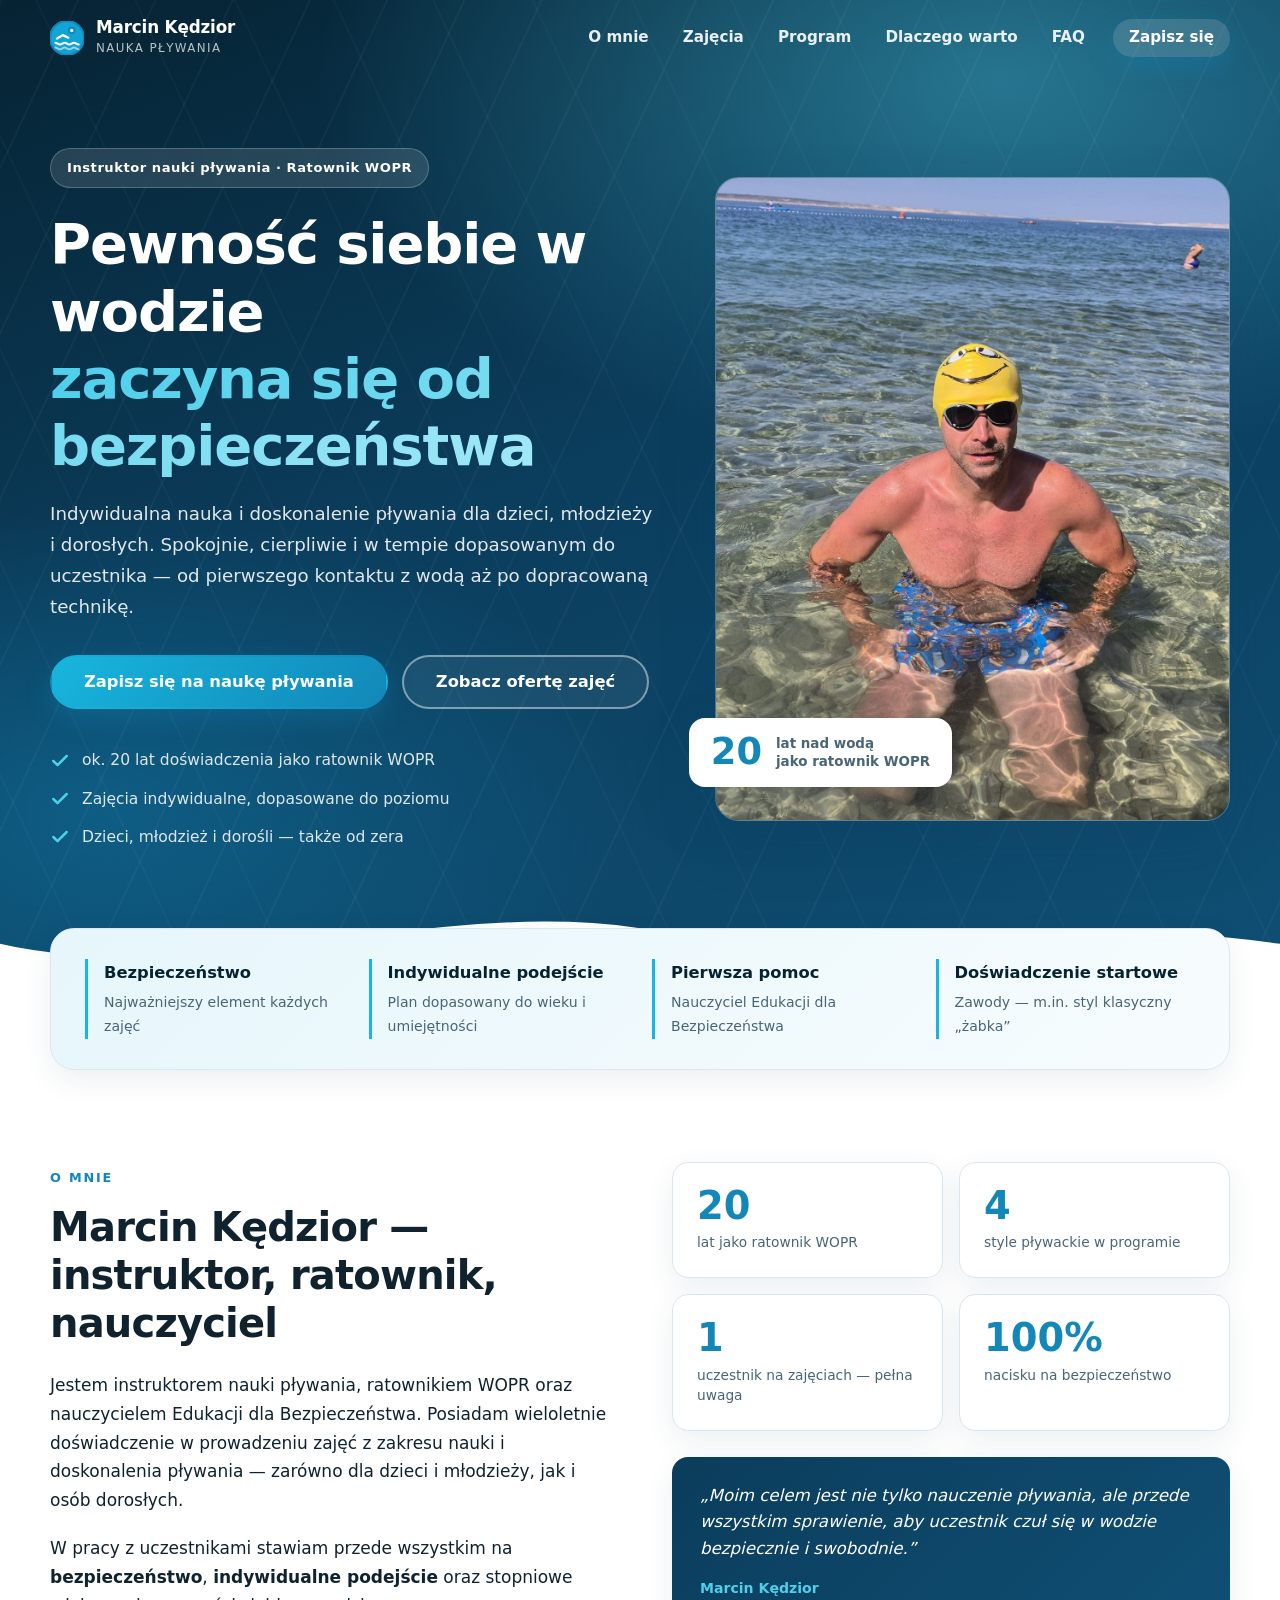
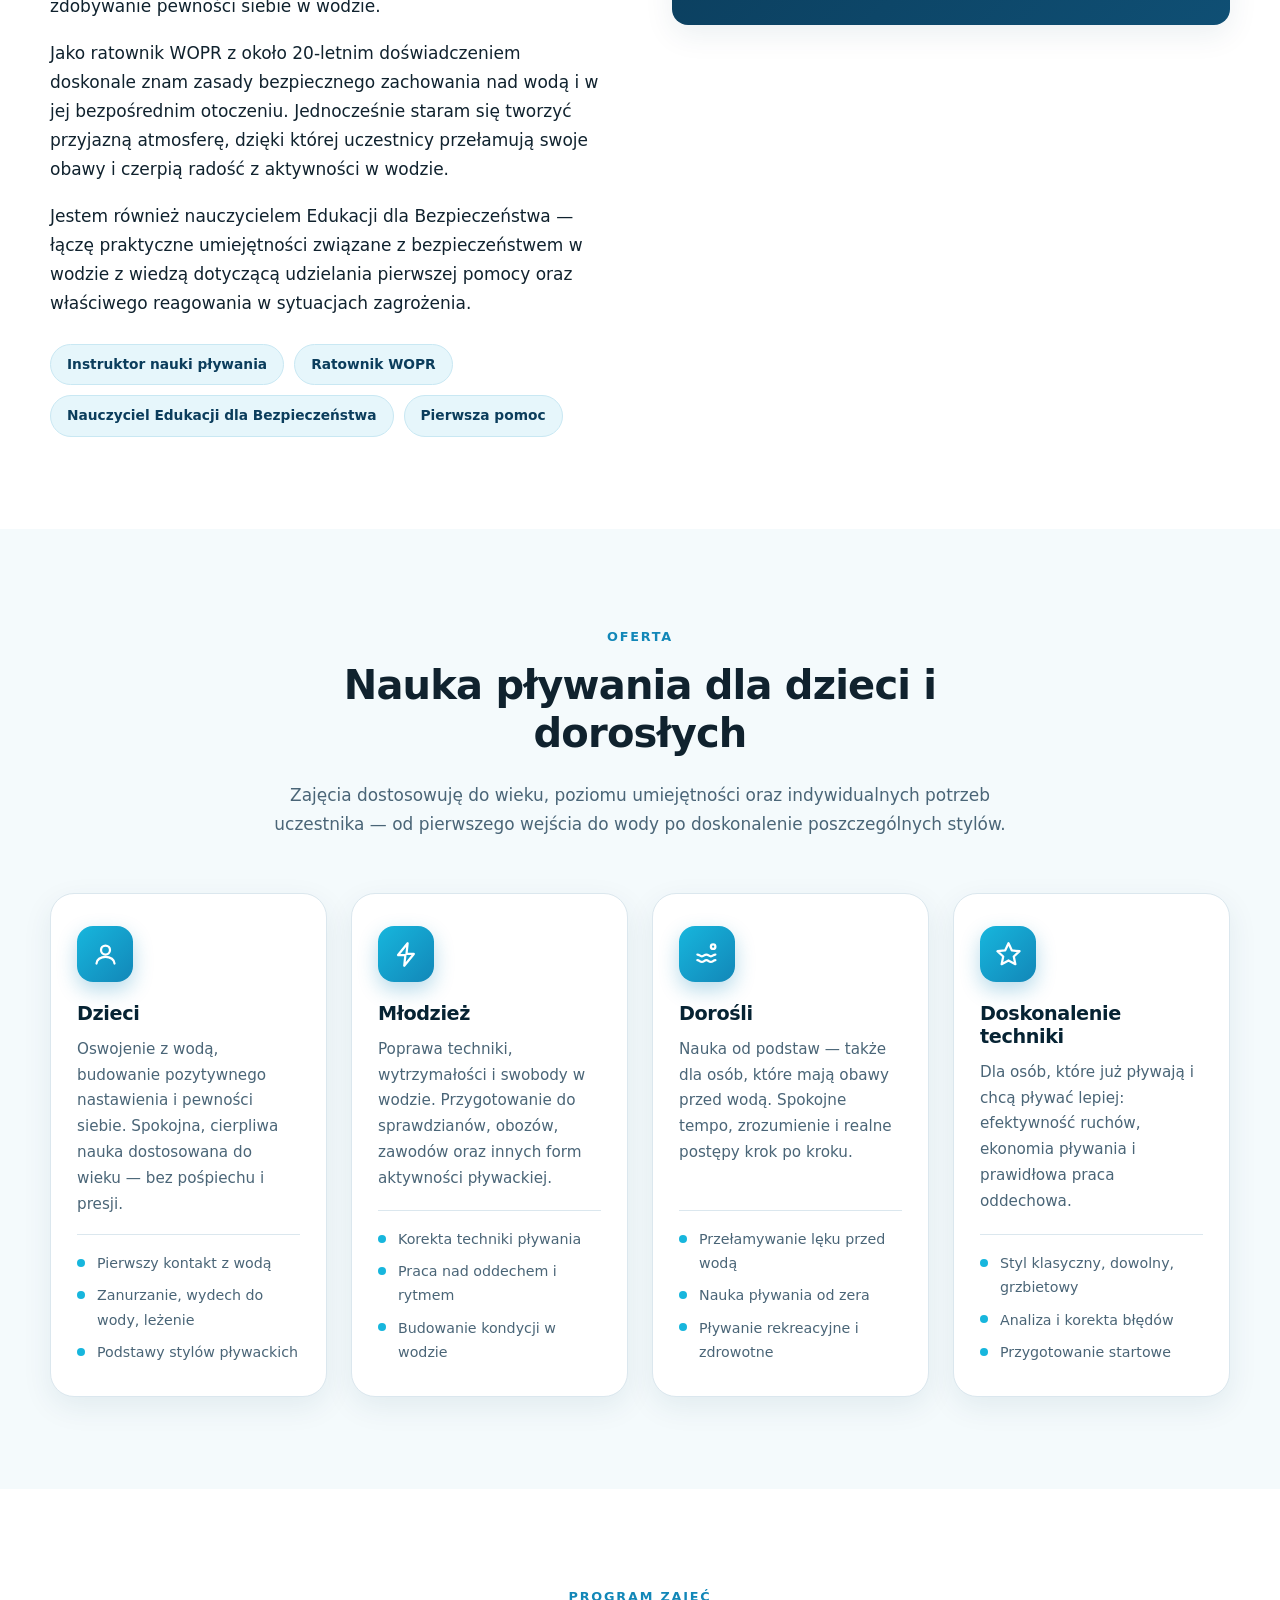
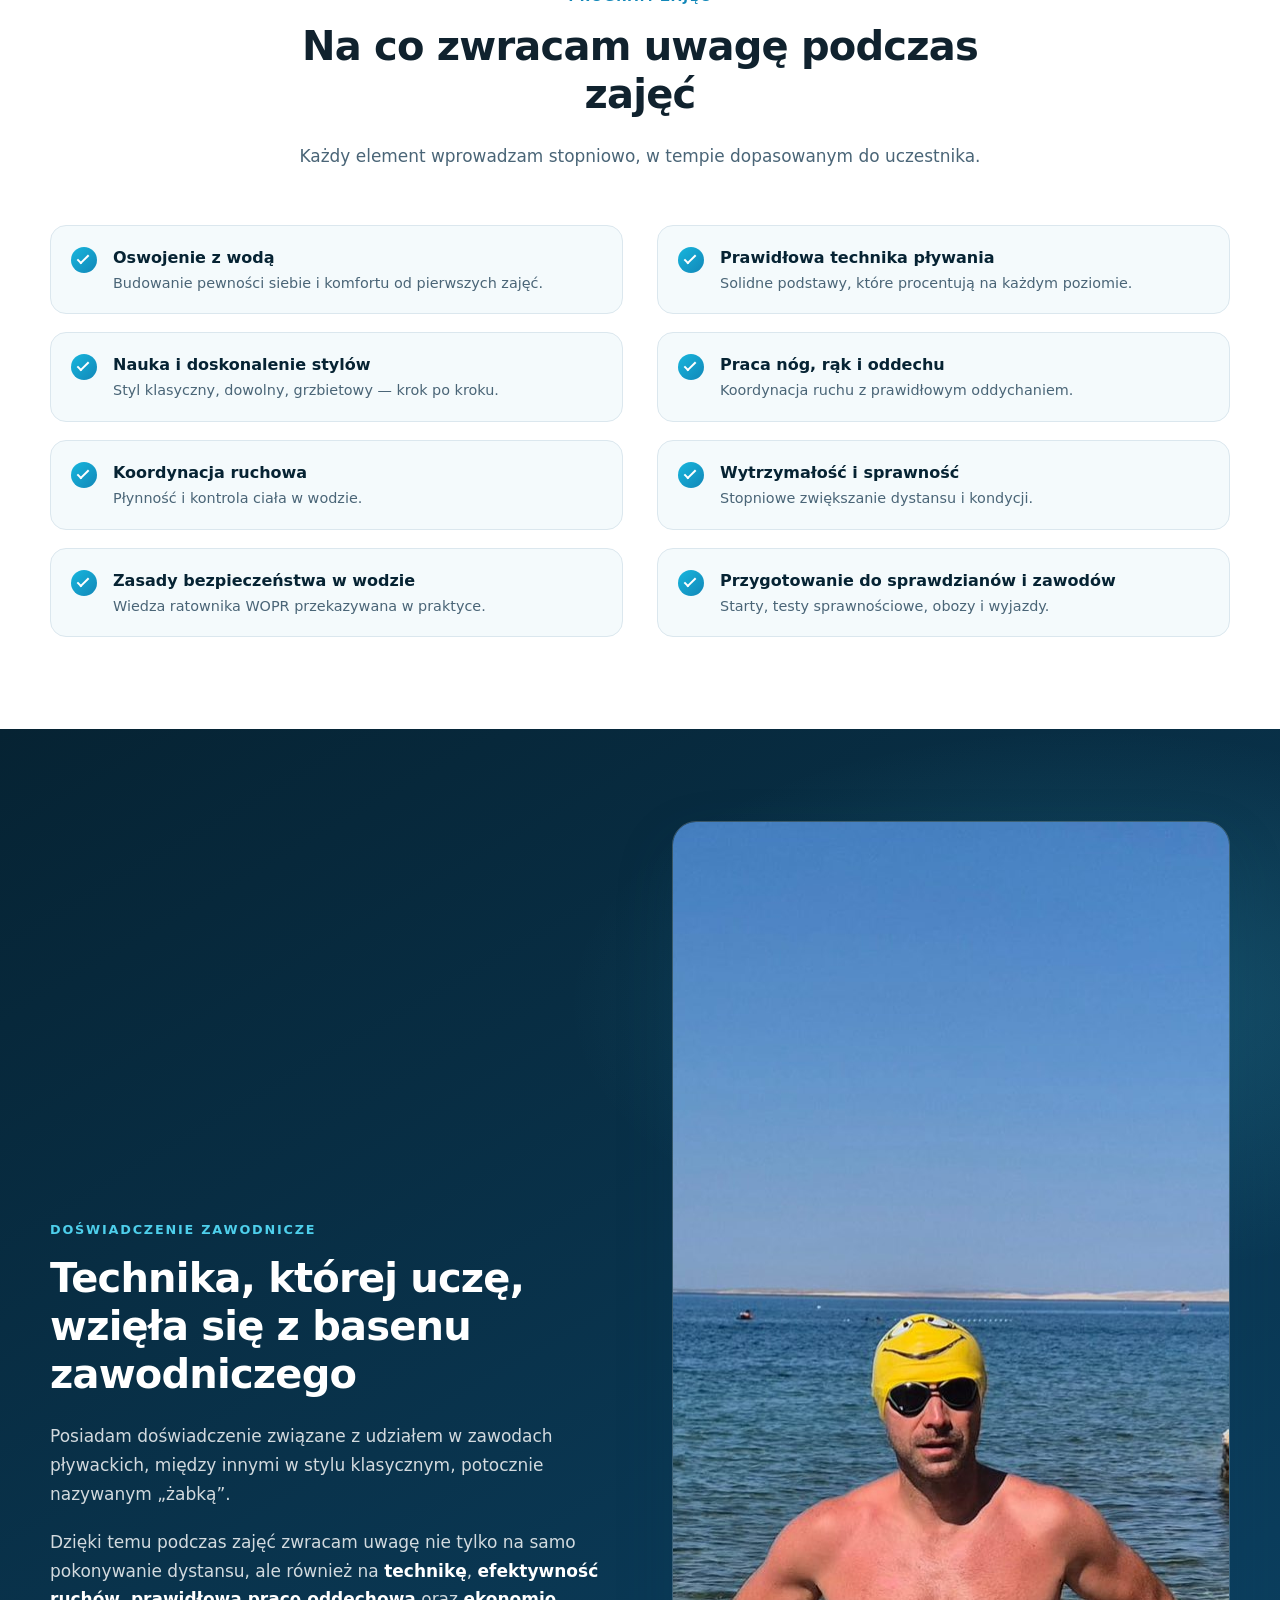
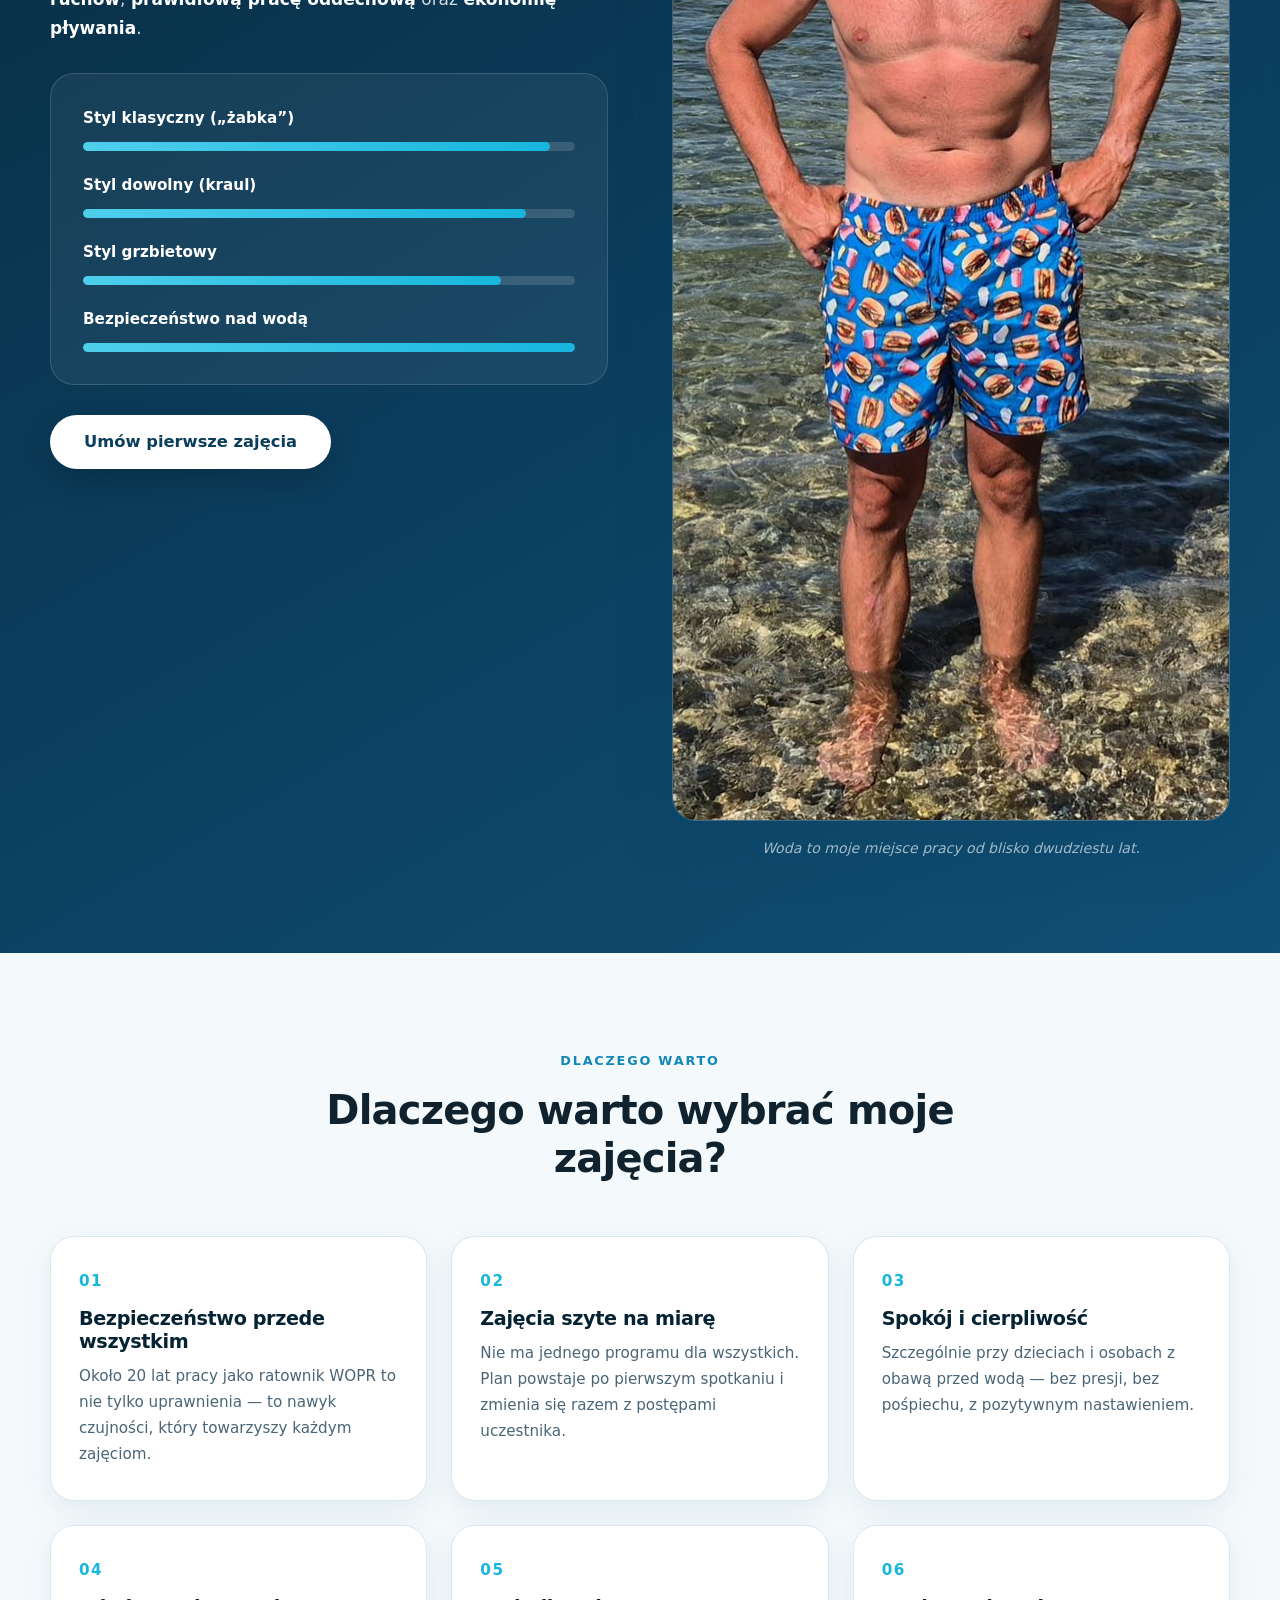
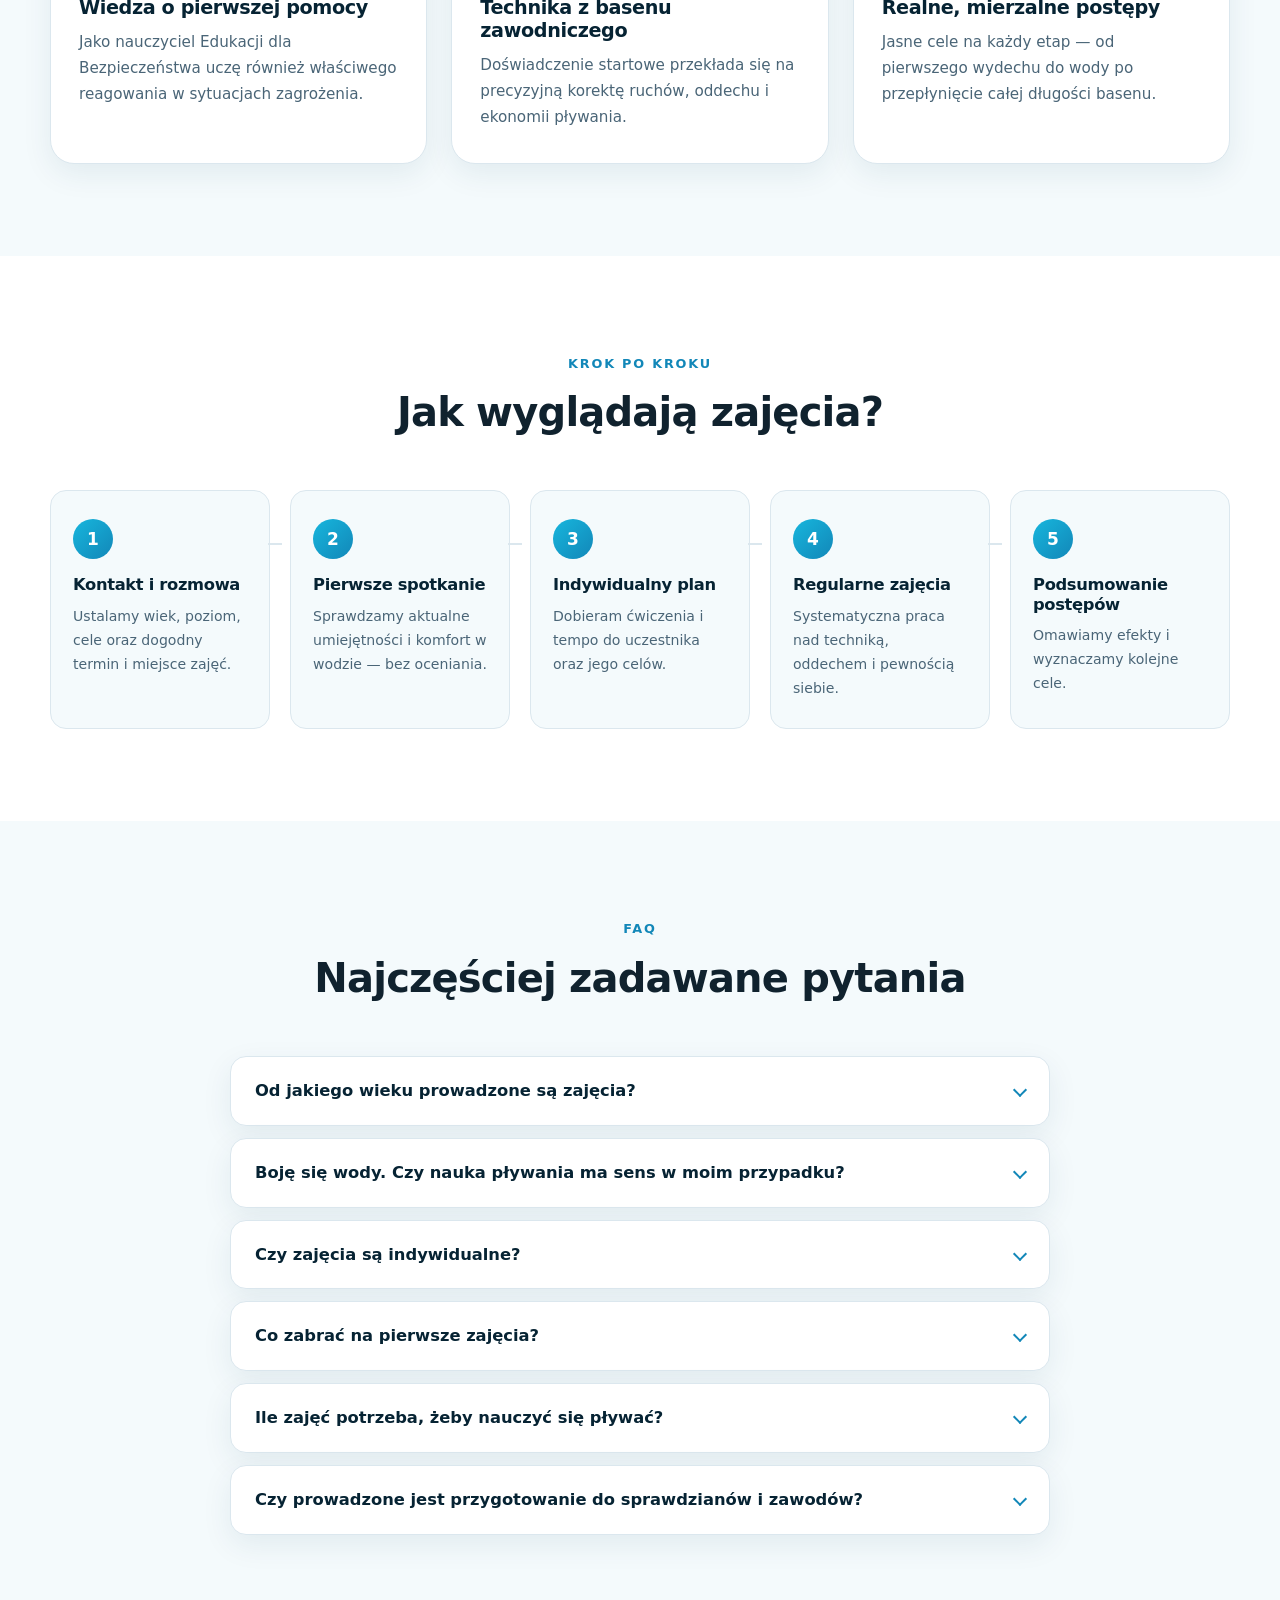
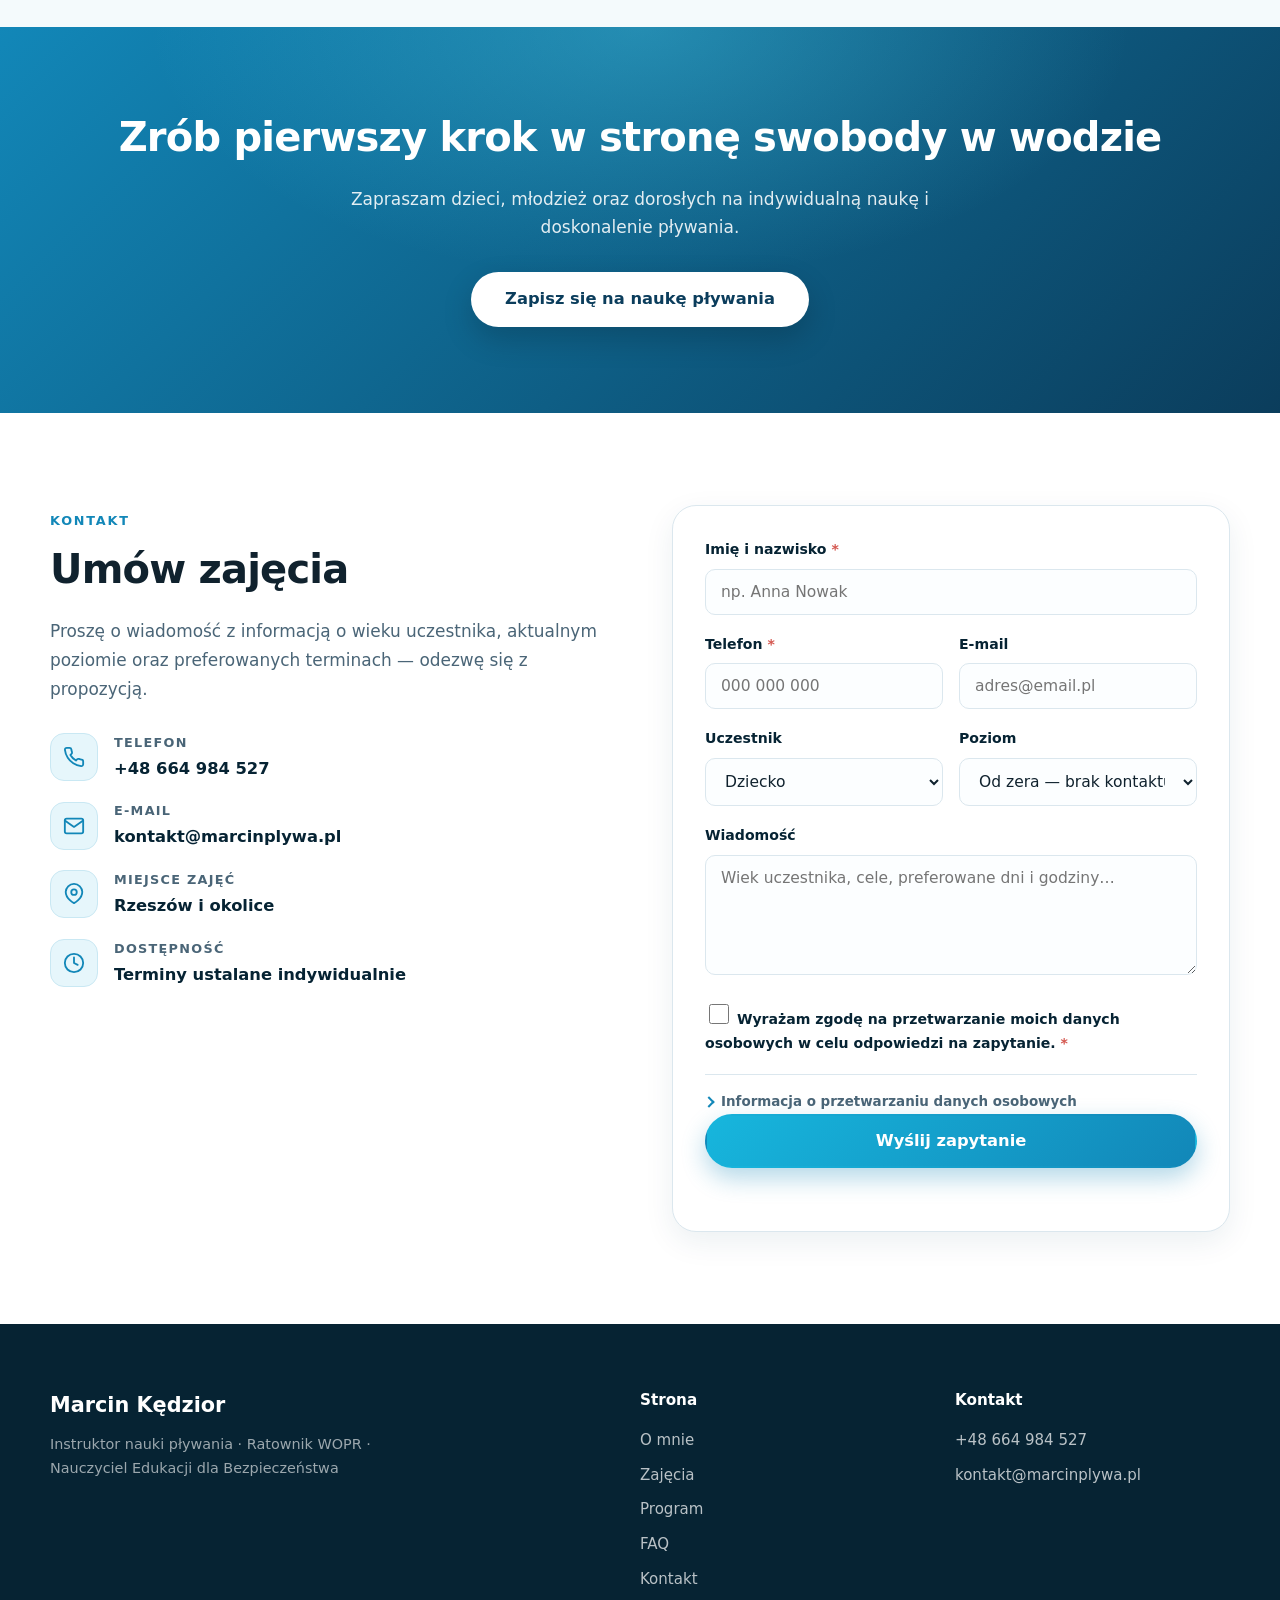
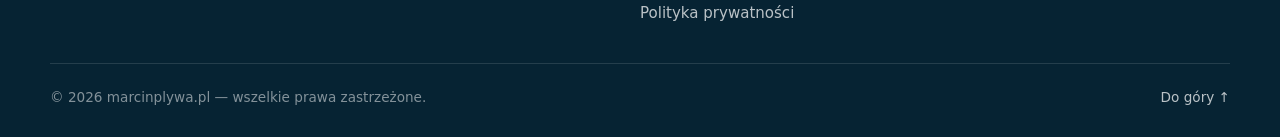
<file: index.html>
<!DOCTYPE html>
<html lang="pl">
<head>
<meta charset="utf-8">
<meta name="viewport" content="width=device-width, initial-scale=1">
<title>Nauka pływania Rzeszów — Marcin Kędzior | Instruktor, ratownik WOPR</title>
<meta name="description" content="Nauka i doskonalenie pływania w Rzeszowie i okolicach — dla dzieci, młodzieży i dorosłych. Instruktor nauki pływania, ratownik WOPR z ok. 20-letnim doświadczeniem, nauczyciel Edukacji dla Bezpieczeństwa. Zajęcia indywidualne.">
<meta name="keywords" content="nauka pływania Rzeszów, instruktor pływania Rzeszów, nauka pływania dzieci Rzeszów, nauka pływania dorośli, doskonalenie pływania, ratownik WOPR, Marcin Kędzior">
<meta name="author" content="Marcin Kędzior">
<link rel="canonical" href="https://marcinplywa.pl/">

<!-- Open Graph / social -->
<meta property="og:type" content="website">
<meta property="og:locale" content="pl_PL">
<meta property="og:site_name" content="marcinplywa.pl">
<meta property="og:title" content="Nauka pływania Rzeszów — Marcin Kędzior">
<meta property="og:description" content="Nauka i doskonalenie pływania dla dzieci, młodzieży i dorosłych. Bezpieczeństwo, indywidualne podejście, przyjazna atmosfera.">
<meta property="og:url" content="https://marcinplywa.pl/">
<meta property="og:image" content="https://marcinplywa.pl/assets/img/marcin-hero.jpg">
<meta name="twitter:card" content="summary_large_image">
<meta name="theme-color" content="#0b3d5c">

<!-- Naglowki bezpieczenstwa. GitHub Pages nie pozwala ustawic naglowkow HTTP,
     wiec to, co da sie wyrazic znacznikiem meta, jest tutaj.
     Uwaga: frame-ancestors dziala TYLKO jako naglowek HTTP i tu jest ignorowane. -->
<meta http-equiv="Content-Security-Policy" content="default-src 'self'; base-uri 'self'; object-src 'none'; script-src 'self' 'sha256-0KJBy9BalnT+1aSmLTxDiD3UysNjgF4ZwJxieEYf6HA='; style-src 'self' 'unsafe-inline' https://fonts.googleapis.com; font-src 'self' https://fonts.gstatic.com; img-src 'self' data:; connect-src 'self' https://formsubmit.co; form-action 'self' https://formsubmit.co; frame-ancestors 'none'; upgrade-insecure-requests">
<meta name="referrer" content="strict-origin-when-cross-origin">


<link rel="icon" href="assets/img/favicon.svg" type="image/svg+xml">
<link rel="apple-touch-icon" href="assets/img/favicon.svg">

<link rel="preconnect" href="https://fonts.googleapis.com">
<link rel="preconnect" href="https://fonts.gstatic.com" crossorigin>
<link href="https://fonts.googleapis.com/css2?family=Plus+Jakarta+Sans:wght@400;500;600;700;800&display=swap" rel="stylesheet">
<link rel="stylesheet" href="assets/css/style.css?v=20260920e">

<!-- Dane strukturalne dla Google -->
<script type="application/ld+json">
{
  "@context": "https://schema.org",
  "@type": "LocalBusiness",
  "@id": "https://marcinplywa.pl/#biznes",
  "name": "Marcin Kędzior — Instruktor nauki pływania",
  "description": "Nauka i doskonalenie pływania dla dzieci, młodzieży i dorosłych. Instruktor nauki pływania, ratownik WOPR, nauczyciel Edukacji dla Bezpieczeństwa.",
  "url": "https://marcinplywa.pl/",
  "telephone": "+48664984527",
  "email": "kontakt@marcinplywa.pl",
  "priceRange": "$$",
  "areaServed": "Rzeszów i okolice",
  "address": {
    "@type": "PostalAddress",
    "addressLocality": "Rzeszów",
    "addressRegion": "podkarpackie",
    "addressCountry": "PL"
  },
  "founder": {
    "@type": "Person",
    "name": "Marcin Kędzior",
    "jobTitle": "Instruktor nauki pływania, ratownik WOPR"
  }
}
</script>
</head>
<body>

<a class="skip-link" href="#main">Przejdź do treści</a>

<!-- ============ NAGŁÓWEK ============ -->
<header class="site-header" id="site-header">
  <div class="container header-inner">
    <a class="logo" href="#hero" aria-label="Strona główna">
      <span class="logo-mark" aria-hidden="true">
        <svg viewBox="0 0 32 32" width="34" height="34" fill="none">
          <circle cx="16" cy="16" r="16" fill="url(#lg)"/>
          <path d="M5 20.5c2.2 0 2.2 1.6 4.4 1.6s2.2-1.6 4.4-1.6 2.2 1.6 4.4 1.6 2.2-1.6 4.4-1.6 2.2 1.6 4.4 1.6" stroke="#fff" stroke-width="1.8" stroke-linecap="round"/>
          <path d="M5 25c2.2 0 2.2 1.6 4.4 1.6s2.2-1.6 4.4-1.6 2.2 1.6 4.4 1.6 2.2-1.6 4.4-1.6 2.2 1.6 4.4 1.6" stroke="#fff" stroke-width="1.8" stroke-linecap="round" opacity=".55"/>
          <circle cx="20.5" cy="9" r="2.6" fill="#fff"/>
          <path d="M6.5 16.5l5.5-3.2 5.2 2.4" stroke="#fff" stroke-width="2.1" stroke-linecap="round" stroke-linejoin="round"/>
          <defs><linearGradient id="lg" x1="0" y1="0" x2="32" y2="32"><stop stop-color="#12a5d6"/><stop offset="1" stop-color="#0b3d5c"/></linearGradient></defs>
        </svg>
      </span>
      <span class="logo-text">
        <strong>Marcin&nbsp;Kędzior</strong>
        <small>Nauka pływania</small>
      </span>
    </a>

    <nav class="nav" id="nav" aria-label="Menu główne">
      <ul>
        <li><a href="#o-mnie">O mnie</a></li>
        <li><a href="#zajecia">Zajęcia</a></li>
        <li><a href="#program">Program</a></li>
        <li><a href="#dlaczego">Dlaczego warto</a></li>
        <li><a href="#faq">FAQ</a></li>
        <li><a href="#kontakt" class="btn btn-primary btn-sm nav-cta">Zapisz się</a></li>
      </ul>
    </nav>

    <button class="nav-toggle" id="nav-toggle" aria-label="Menu" aria-expanded="false" aria-controls="nav">
      <span></span><span></span><span></span>
    </button>
  </div>
</header>

<main id="main">

<!-- ============ HERO ============ -->
<section class="hero" id="hero">
  <div class="hero-bg" aria-hidden="true"></div>
  <div class="hero-waves" aria-hidden="true">
    <svg viewBox="0 0 1440 140" preserveAspectRatio="none"><path d="M0,80 C240,140 480,20 720,60 C960,100 1200,40 1440,80 L1440,140 L0,140 Z" fill="#ffffff"/></svg>
  </div>

  <div class="container hero-inner">
    <div class="hero-copy">
      <span class="badge">Instruktor nauki pływania &middot; Ratownik WOPR</span>
      <h1>Pewność siebie w wodzie<br><span class="accent">zaczyna się od bezpieczeństwa</span></h1>
      <p class="lead">
        Indywidualna nauka i doskonalenie pływania dla dzieci, młodzieży i dorosłych.
        Spokojnie, cierpliwie i w tempie dopasowanym do uczestnika — od pierwszego kontaktu
        z wodą aż po dopracowaną technikę.
      </p>
      <div class="hero-actions">
        <a href="#kontakt" class="btn btn-primary btn-lg">Zapisz się na naukę pływania</a>
        <a href="#zajecia" class="btn btn-ghost btn-lg">Zobacz ofertę zajęć</a>
      </div>
      <ul class="hero-points">
        <li><svg viewBox="0 0 24 24" aria-hidden="true"><path d="M20 6L9 17l-5-5"/></svg> ok. 20 lat doświadczenia jako ratownik WOPR</li>
        <li><svg viewBox="0 0 24 24" aria-hidden="true"><path d="M20 6L9 17l-5-5"/></svg> Zajęcia indywidualne, dopasowane do poziomu</li>
        <li><svg viewBox="0 0 24 24" aria-hidden="true"><path d="M20 6L9 17l-5-5"/></svg> Dzieci, młodzież i dorośli — także od zera</li>
      </ul>
    </div>

    <div class="hero-visual">
      <div class="hero-photo" id="hero-photo">
        <img src="assets/img/marcin-hero.jpg" alt="Marcin Kędzior — instruktor nauki pływania, w czepku i okularkach pływackich" width="1200" height="1600">
        <div class="photo-fallback">
          <svg viewBox="0 0 24 24" aria-hidden="true"><circle cx="12" cy="8" r="4"/><path d="M4 21a8 8 0 0116 0"/></svg>
          <span>Miejsce na zdjęcie<br><code>assets/img/marcin-hero.jpg</code></span>
        </div>
      </div>
      <div class="hero-card">
        <span class="hero-card-num">20</span>
        <span class="hero-card-txt">lat nad wodą<br>jako ratownik WOPR</span>
      </div>
    </div>
  </div>
</section>

<!-- ============ PASEK ZAUFANIA ============ -->
<section class="strip">
  <div class="container strip-grid">
    <div class="strip-item">
      <strong>Bezpieczeństwo</strong>
      <span>Najważniejszy element każdych zajęć</span>
    </div>
    <div class="strip-item">
      <strong>Indywidualne podejście</strong>
      <span>Plan dopasowany do wieku i umiejętności</span>
    </div>
    <div class="strip-item">
      <strong>Pierwsza pomoc</strong>
      <span>Nauczyciel Edukacji dla Bezpieczeństwa</span>
    </div>
    <div class="strip-item">
      <strong>Doświadczenie startowe</strong>
      <span>Zawody — m.in. styl klasyczny „żabka”</span>
    </div>
  </div>
</section>

<!-- ============ O MNIE ============ -->
<section class="section" id="o-mnie">
  <div class="container grid-2">
    <div class="reveal">
      <span class="eyebrow">O mnie</span>
      <h2>Marcin Kędzior — instruktor, ratownik, nauczyciel</h2>
      <p>
        Jestem instruktorem nauki pływania, ratownikiem WOPR oraz nauczycielem
        Edukacji dla Bezpieczeństwa. Posiadam wieloletnie doświadczenie w prowadzeniu zajęć
        z zakresu nauki i doskonalenia pływania — zarówno dla dzieci i młodzieży, jak i osób dorosłych.
      </p>
      <p>
        W pracy z uczestnikami stawiam przede wszystkim na <strong>bezpieczeństwo</strong>,
        <strong>indywidualne podejście</strong> oraz stopniowe zdobywanie pewności siebie w wodzie.
      </p>
      <p>
        Jako ratownik WOPR z około 20-letnim doświadczeniem doskonale znam zasady bezpiecznego
        zachowania nad wodą i w jej bezpośrednim otoczeniu. Jednocześnie staram się tworzyć
        przyjazną atmosferę, dzięki której uczestnicy przełamują swoje obawy i czerpią radość
        z aktywności w wodzie.
      </p>
      <p>
        Jestem również nauczycielem Edukacji dla Bezpieczeństwa — łączę praktyczne umiejętności
        związane z bezpieczeństwem w wodzie z wiedzą dotyczącą udzielania pierwszej pomocy
        oraz właściwego reagowania w sytuacjach zagrożenia.
      </p>

      <div class="credentials">
        <span class="chip">Instruktor nauki pływania</span>
        <span class="chip">Ratownik WOPR</span>
        <span class="chip">Nauczyciel Edukacji dla Bezpieczeństwa</span>
        <span class="chip">Pierwsza pomoc</span>
      </div>
    </div>

    <div class="about-visual reveal">
      <div class="stat-grid">
        <div class="stat"><span class="stat-num" data-count="20">0</span><span class="stat-lbl">lat jako ratownik WOPR</span></div>
        <div class="stat"><span class="stat-num" data-count="4">0</span><span class="stat-lbl">style pływackie w programie</span></div>
        <div class="stat"><span class="stat-num" data-count="1">0</span><span class="stat-lbl">uczestnik na zajęciach — pełna uwaga</span></div>
        <div class="stat"><span class="stat-num" data-count="100" data-suffix="%">0</span><span class="stat-lbl">nacisku na bezpieczeństwo</span></div>
      </div>
      <blockquote class="quote">
        „Moim celem jest nie tylko nauczenie pływania, ale przede wszystkim sprawienie,
        aby uczestnik czuł się w wodzie bezpiecznie i swobodnie.”
        <cite>Marcin Kędzior</cite>
      </blockquote>
    </div>
  </div>
</section>

<!-- ============ ZAJĘCIA ============ -->
<section class="section section-alt" id="zajecia">
  <div class="container">
    <div class="section-head reveal">
      <span class="eyebrow">Oferta</span>
      <h2>Nauka pływania dla dzieci i dorosłych</h2>
      <p class="section-sub">
        Zajęcia dostosowuję do wieku, poziomu umiejętności oraz indywidualnych potrzeb uczestnika —
        od pierwszego wejścia do wody po doskonalenie poszczególnych stylów.
      </p>
    </div>

    <div class="cards">
      <article class="card reveal">
        <div class="card-icon">
          <svg viewBox="0 0 24 24" aria-hidden="true"><circle cx="12" cy="8" r="4"/><path d="M4 20c0-3.3 3.6-6 8-6s8 2.7 8 6"/></svg>
        </div>
        <h3>Dzieci</h3>
        <p>
          Oswojenie z wodą, budowanie pozytywnego nastawienia i pewności siebie.
          Spokojna, cierpliwa nauka dostosowana do wieku — bez pośpiechu i presji.
        </p>
        <ul class="card-list">
          <li>Pierwszy kontakt z wodą</li>
          <li>Zanurzanie, wydech do wody, leżenie</li>
          <li>Podstawy stylów pływackich</li>
        </ul>
      </article>

      <article class="card reveal">
        <div class="card-icon">
          <svg viewBox="0 0 24 24" aria-hidden="true"><path d="M13 2L4.5 12.5H11l-1 9.5 8.5-10.5H12l1-9.5z"/></svg>
        </div>
        <h3>Młodzież</h3>
        <p>
          Poprawa techniki, wytrzymałości i swobody w wodzie. Przygotowanie do sprawdzianów,
          obozów, zawodów oraz innych form aktywności pływackiej.
        </p>
        <ul class="card-list">
          <li>Korekta techniki pływania</li>
          <li>Praca nad oddechem i rytmem</li>
          <li>Budowanie kondycji w wodzie</li>
        </ul>
      </article>

      <article class="card reveal">
        <div class="card-icon">
          <svg viewBox="0 0 24 24" aria-hidden="true"><path d="M3 17c2 0 2 1.6 4 1.6s2-1.6 4-1.6 2 1.6 4 1.6 2-1.6 4-1.6"/><path d="M3 12c2 0 2 1.6 4 1.6s2-1.6 4-1.6 2 1.6 4 1.6 2-1.6 4-1.6"/><circle cx="17" cy="5" r="2"/></svg>
        </div>
        <h3>Dorośli</h3>
        <p>
          Nauka od podstaw — także dla osób, które mają obawy przed wodą.
          Spokojne tempo, zrozumienie i realne postępy krok po kroku.
        </p>
        <ul class="card-list">
          <li>Przełamywanie lęku przed wodą</li>
          <li>Nauka pływania od zera</li>
          <li>Pływanie rekreacyjne i zdrowotne</li>
        </ul>
      </article>

      <article class="card reveal">
        <div class="card-icon">
          <svg viewBox="0 0 24 24" aria-hidden="true"><path d="M12 2l2.9 6.3 6.9.8-5.1 4.7 1.4 6.8L12 17.3 5.9 20.6l1.4-6.8L2.2 9.1l6.9-.8L12 2z"/></svg>
        </div>
        <h3>Doskonalenie techniki</h3>
        <p>
          Dla osób, które już pływają i chcą pływać lepiej: efektywność ruchów,
          ekonomia pływania i prawidłowa praca oddechowa.
        </p>
        <ul class="card-list">
          <li>Styl klasyczny, dowolny, grzbietowy</li>
          <li>Analiza i korekta błędów</li>
          <li>Przygotowanie startowe</li>
        </ul>
      </article>
    </div>
  </div>
</section>

<!-- ============ PROGRAM ============ -->
<section class="section" id="program">
  <div class="container">
    <div class="section-head reveal">
      <span class="eyebrow">Program zajęć</span>
      <h2>Na co zwracam uwagę podczas zajęć</h2>
      <p class="section-sub">Każdy element wprowadzam stopniowo, w tempie dopasowanym do uczestnika.</p>
    </div>

    <ul class="checklist">
      <li class="reveal"><span class="check" aria-hidden="true"></span><div><strong>Oswojenie z wodą</strong><span>Budowanie pewności siebie i komfortu od pierwszych zajęć.</span></div></li>
      <li class="reveal"><span class="check" aria-hidden="true"></span><div><strong>Prawidłowa technika pływania</strong><span>Solidne podstawy, które procentują na każdym poziomie.</span></div></li>
      <li class="reveal"><span class="check" aria-hidden="true"></span><div><strong>Nauka i doskonalenie stylów</strong><span>Styl klasyczny, dowolny, grzbietowy — krok po kroku.</span></div></li>
      <li class="reveal"><span class="check" aria-hidden="true"></span><div><strong>Praca nóg, rąk i oddechu</strong><span>Koordynacja ruchu z prawidłowym oddychaniem.</span></div></li>
      <li class="reveal"><span class="check" aria-hidden="true"></span><div><strong>Koordynacja ruchowa</strong><span>Płynność i kontrola ciała w wodzie.</span></div></li>
      <li class="reveal"><span class="check" aria-hidden="true"></span><div><strong>Wytrzymałość i sprawność</strong><span>Stopniowe zwiększanie dystansu i kondycji.</span></div></li>
      <li class="reveal"><span class="check" aria-hidden="true"></span><div><strong>Zasady bezpieczeństwa w wodzie</strong><span>Wiedza ratownika WOPR przekazywana w praktyce.</span></div></li>
      <li class="reveal"><span class="check" aria-hidden="true"></span><div><strong>Przygotowanie do sprawdzianów i zawodów</strong><span>Starty, testy sprawnościowe, obozy i wyjazdy.</span></div></li>
    </ul>
  </div>
</section>

<!-- ============ DOŚWIADCZENIE ZAWODNICZE ============ -->
<section class="section section-dark" id="zawodnicze">
  <div class="container grid-2 align-center">
    <div class="reveal">
      <span class="eyebrow light">Doświadczenie zawodnicze</span>
      <h2 class="light">Technika, której uczę, wzięła się z basenu zawodniczego</h2>
      <p class="light-p">
        Posiadam doświadczenie związane z udziałem w zawodach pływackich, między innymi
        w stylu klasycznym, potocznie nazywanym „żabką”.
      </p>
      <p class="light-p">
        Dzięki temu podczas zajęć zwracam uwagę nie tylko na samo pokonywanie dystansu,
        ale również na <strong>technikę</strong>, <strong>efektywność ruchów</strong>,
        <strong>prawidłową pracę oddechową</strong> oraz <strong>ekonomię pływania</strong>.
      </p>
      <div class="styles-list">
        <div class="style-row"><span>Styl klasyczny („żabka”)</span><div class="bar"><i style="--w:95%"></i></div></div>
        <div class="style-row"><span>Styl dowolny (kraul)</span><div class="bar"><i style="--w:90%"></i></div></div>
        <div class="style-row"><span>Styl grzbietowy</span><div class="bar"><i style="--w:85%"></i></div></div>
        <div class="style-row"><span>Bezpieczeństwo nad wodą</span><div class="bar"><i style="--w:100%"></i></div></div>
      </div>
      <a href="#kontakt" class="btn btn-white btn-lg">Umów pierwsze zajęcia</a>
    </div>
    <div class="reveal">
      <figure class="tall-photo">
        <img src="assets/img/marcin-woda.jpg" alt="Marcin Kędzior przed wejściem do wody" loading="lazy" width="660" height="1600">
        <figcaption>Woda to moje miejsce pracy od blisko dwudziestu lat.</figcaption>
      </figure>
    </div>
  </div>
</section>

<!-- ============ DLACZEGO WARTO ============ -->
<section class="section section-alt" id="dlaczego">
  <div class="container">
    <div class="section-head reveal">
      <span class="eyebrow">Dlaczego warto</span>
      <h2>Dlaczego warto wybrać moje zajęcia?</h2>
    </div>

    <div class="why-grid">
      <div class="why reveal">
        <span class="why-num">01</span>
        <h3>Bezpieczeństwo przede wszystkim</h3>
        <p>Około 20 lat pracy jako ratownik WOPR to nie tylko uprawnienia — to nawyk czujności, który towarzyszy każdym zajęciom.</p>
      </div>
      <div class="why reveal">
        <span class="why-num">02</span>
        <h3>Zajęcia szyte na miarę</h3>
        <p>Nie ma jednego programu dla wszystkich. Plan powstaje po pierwszym spotkaniu i zmienia się razem z postępami uczestnika.</p>
      </div>
      <div class="why reveal">
        <span class="why-num">03</span>
        <h3>Spokój i cierpliwość</h3>
        <p>Szczególnie przy dzieciach i osobach z obawą przed wodą — bez presji, bez pośpiechu, z pozytywnym nastawieniem.</p>
      </div>
      <div class="why reveal">
        <span class="why-num">04</span>
        <h3>Wiedza o pierwszej pomocy</h3>
        <p>Jako nauczyciel Edukacji dla Bezpieczeństwa uczę również właściwego reagowania w sytuacjach zagrożenia.</p>
      </div>
      <div class="why reveal">
        <span class="why-num">05</span>
        <h3>Technika z basenu zawodniczego</h3>
        <p>Doświadczenie startowe przekłada się na precyzyjną korektę ruchów, oddechu i ekonomii pływania.</p>
      </div>
      <div class="why reveal">
        <span class="why-num">06</span>
        <h3>Realne, mierzalne postępy</h3>
        <p>Jasne cele na każdy etap — od pierwszego wydechu do wody po przepłynięcie całej długości basenu.</p>
      </div>
    </div>
  </div>
</section>

<!-- ============ JAK PRZEBIEGAJĄ ZAJĘCIA ============ -->
<section class="section" id="przebieg">
  <div class="container">
    <div class="section-head reveal">
      <span class="eyebrow">Krok po kroku</span>
      <h2>Jak wyglądają zajęcia?</h2>
    </div>
    <ol class="steps">
      <li class="reveal"><span class="step-n">1</span><h3>Kontakt i rozmowa</h3><p>Ustalamy wiek, poziom, cele oraz dogodny termin i miejsce zajęć.</p></li>
      <li class="reveal"><span class="step-n">2</span><h3>Pierwsze spotkanie</h3><p>Sprawdzamy aktualne umiejętności i komfort w wodzie — bez oceniania.</p></li>
      <li class="reveal"><span class="step-n">3</span><h3>Indywidualny plan</h3><p>Dobieram ćwiczenia i tempo do uczestnika oraz jego celów.</p></li>
      <li class="reveal"><span class="step-n">4</span><h3>Regularne zajęcia</h3><p>Systematyczna praca nad techniką, oddechem i pewnością siebie.</p></li>
      <li class="reveal"><span class="step-n">5</span><h3>Podsumowanie postępów</h3><p>Omawiamy efekty i wyznaczamy kolejne cele.</p></li>
    </ol>
  </div>
</section>

<!-- ============ FAQ ============ -->
<section class="section section-alt" id="faq">
  <div class="container narrow">
    <div class="section-head reveal">
      <span class="eyebrow">FAQ</span>
      <h2>Najczęściej zadawane pytania</h2>
    </div>

    <div class="faq">
      <details class="reveal">
        <summary>Od jakiego wieku prowadzone są zajęcia?</summary>
        <p>Zajęcia prowadzę dla dzieci, młodzieży i dorosłych. O szczegóły dotyczące najmłodszych uczestników proszę zapytać podczas kontaktu — dobór metody zależy od wieku i indywidualnej gotowości dziecka.</p>
      </details>
      <details class="reveal">
        <summary>Boję się wody. Czy nauka pływania ma sens w moim przypadku?</summary>
        <p>Tak. Obawa przed wodą jest częsta również u dorosłych. Zaczynamy od spokojnego oswojenia z wodą, w płytkiej części, w tempie w pełni dopasowanym do Państwa komfortu. Bezpieczeństwo i poczucie kontroli są na pierwszym miejscu.</p>
      </details>
      <details class="reveal">
        <summary>Czy zajęcia są indywidualne?</summary>
        <p>Tak — zapraszam na indywidualne zajęcia dostosowane do poziomu uczestnika. Dzięki temu mogę poświęcić pełną uwagę technice i bezpieczeństwu jednej osoby.</p>
      </details>
      <details class="reveal">
        <summary>Co zabrać na pierwsze zajęcia?</summary>
        <p>Strój kąpielowy, czepek, okularki pływackie, ręcznik, klapki i przybory do higieny. Sprzęt pomocniczy (deski, makarony) zapewniam podczas zajęć.</p>
      </details>
      <details class="reveal">
        <summary>Ile zajęć potrzeba, żeby nauczyć się pływać?</summary>
        <p>To kwestia bardzo indywidualna — zależy od wieku, predyspozycji, częstotliwości zajęć i wcześniejszych doświadczeń z wodą. Realny plan przedstawiam po pierwszym spotkaniu.</p>
      </details>
      <details class="reveal">
        <summary>Czy prowadzone jest przygotowanie do sprawdzianów i zawodów?</summary>
        <p>Tak. Prowadzę przygotowanie do sprawdzianów, zawodów oraz innych form aktywności pływackiej — z naciskiem na technikę, oddech i ekonomię pływania.</p>
      </details>
    </div>
  </div>
</section>

<!-- ============ CTA ============ -->
<section class="cta">
  <div class="container cta-inner reveal">
    <h2>Zrób pierwszy krok w stronę swobody w wodzie</h2>
    <p>Zapraszam dzieci, młodzież oraz dorosłych na indywidualną naukę i doskonalenie pływania.</p>
    <a href="#kontakt" class="btn btn-white btn-lg">Zapisz się na naukę pływania</a>
  </div>
</section>

<!-- ============ KONTAKT ============ -->
<section class="section" id="kontakt">
  <div class="container grid-2">
    <div class="reveal">
      <span class="eyebrow">Kontakt</span>
      <h2>Umów zajęcia</h2>
      <p class="section-sub left">
        Proszę o wiadomość z informacją o wieku uczestnika, aktualnym poziomie
        oraz preferowanych terminach — odezwę się z propozycją.
      </p>

      <ul class="contact-list">
        <li>
          <span class="ci" aria-hidden="true"><svg viewBox="0 0 24 24"><path d="M22 16.9v3a2 2 0 01-2.2 2 19.8 19.8 0 01-8.6-3.1 19.5 19.5 0 01-6-6A19.8 19.8 0 012.1 4.2 2 2 0 014.1 2h3a2 2 0 012 1.7c.1 1 .4 1.9.7 2.8a2 2 0 01-.5 2.1L8.1 9.8a16 16 0 006 6l1.2-1.2a2 2 0 012.1-.5c.9.3 1.8.6 2.8.7a2 2 0 011.8 2.1z"/></svg></span>
          <div><strong>Telefon</strong><a href="tel:+48664984527">+48 664 984 527</a></div>
        </li>
        <li>
          <span class="ci" aria-hidden="true"><svg viewBox="0 0 24 24"><rect x="2" y="4" width="20" height="16" rx="2"/><path d="M22 6l-10 7L2 6"/></svg></span>
          <div><strong>E-mail</strong><a href="mailto:kontakt@marcinplywa.pl">kontakt@marcinplywa.pl</a></div>
        </li>
        <li>
          <span class="ci" aria-hidden="true"><svg viewBox="0 0 24 24"><path d="M21 10c0 7-9 12-9 12s-9-5-9-12a9 9 0 0118 0z"/><circle cx="12" cy="10" r="3"/></svg></span>
          <div><strong>Miejsce zajęć</strong><span>Rzeszów i okolice</span></div>
        </li>
        <li>
          <span class="ci" aria-hidden="true"><svg viewBox="0 0 24 24"><circle cx="12" cy="12" r="10"/><path d="M12 6v6l4 2"/></svg></span>
          <div><strong>Dostępność</strong><span>Terminy ustalane indywidualnie</span></div>
        </li>
      </ul>
    </div>

    <div class="reveal">
      <form class="form" id="contact-form" novalidate>
        <div class="field">
          <label for="imie">Imię i nazwisko <span class="req">*</span></label>
          <input type="text" id="imie" name="imie" required autocomplete="name" placeholder="np. Anna Nowak">
        </div>
        <div class="field-row">
          <div class="field">
            <label for="telefon">Telefon <span class="req">*</span></label>
            <input type="tel" id="telefon" name="telefon" required autocomplete="tel" placeholder="000 000 000">
          </div>
          <div class="field">
            <label for="email">E-mail</label>
            <input type="email" id="email" name="email" autocomplete="email" placeholder="adres@email.pl">
          </div>
        </div>
        <div class="field-row">
          <div class="field">
            <label for="uczestnik">Uczestnik</label>
            <select id="uczestnik" name="uczestnik">
              <option>Dziecko</option>
              <option>Młodzież</option>
              <option>Osoba dorosła</option>
            </select>
          </div>
          <div class="field">
            <label for="poziom">Poziom</label>
            <select id="poziom" name="poziom">
              <option>Od zera — brak kontaktu z wodą</option>
              <option>Podstawy — utrzymuję się na wodzie</option>
              <option>Pływam — chcę poprawić technikę</option>
              <option>Przygotowanie do zawodów / sprawdzianu</option>
            </select>
          </div>
        </div>
        <div class="field">
          <label for="wiadomosc">Wiadomość</label>
          <textarea id="wiadomosc" name="wiadomosc" rows="5" placeholder="Wiek uczestnika, cele, preferowane dni i godziny…"></textarea>
        </div>
        <!-- Pułapka na boty — ukryta przed użytkownikami, wypełniają ją tylko skrypty -->
        <input type="text" name="_honey" class="honeypot" tabindex="-1" autocomplete="off" aria-hidden="true"
               style="position:absolute;left:-9999px;width:1px;height:1px;opacity:0">

        <div class="field consent-field">
        <label class="consent">
          <input type="checkbox" id="zgoda" name="zgoda" required>
          <span>Wyrażam zgodę na przetwarzanie moich danych osobowych w celu odpowiedzi na zapytanie. <span class="req">*</span></span>
        </label>
        </div>

        <details class="rodo">
          <summary>Informacja o przetwarzaniu danych osobowych</summary>
          <p>
            Administratorem danych jest <strong>Marcin Kędzior</strong>
            (<a href="mailto:kontakt@marcinplywa.pl">kontakt@marcinplywa.pl</a>,
            <a href="tel:+48664984527">+48 664 984 527</a>). Dane podane w formularzu przetwarzam
            wyłącznie po to, aby odpowiedzieć na zapytanie i ustalić szczegóły zajęć —
            na podstawie Twojej zgody oraz działań przed zawarciem umowy
            (art. 6 ust. 1 lit. a i b RODO).
          </p>
          <p>
            Podanie danych jest dobrowolne, a zgodę możesz wycofać w każdej chwili.
            Masz prawo dostępu do danych, ich sprostowania, usunięcia, ograniczenia przetwarzania,
            sprzeciwu i przenoszenia, a także wniesienia skargi do Prezesa UODO.
            Wiadomość przekazuje usługa FormSubmit, działająca poza Europejskim Obszarem Gospodarczym.
          </p>
          <p>
            Szczegóły — w tym okresy przechowywania danych —
            znajdziesz w <a href="polityka-prywatnosci.html">polityce prywatności</a>.
          </p>
        </details>
        <button type="submit" class="btn btn-primary btn-lg btn-block">Wyślij zapytanie</button>
        <p class="form-note" id="form-note" role="status"></p>
      </form>
    </div>
  </div>
</section>

</main>

<!-- ============ STOPKA ============ -->
<footer class="site-footer">
  <div class="container footer-grid">
    <div>
      <div class="footer-brand">Marcin Kędzior</div>
      <p class="footer-role">Instruktor nauki pływania &middot; Ratownik WOPR &middot; Nauczyciel Edukacji dla Bezpieczeństwa</p>
    </div>
    <nav aria-label="Stopka — nawigacja">
      <strong>Strona</strong>
      <ul>
        <li><a href="#o-mnie">O mnie</a></li>
        <li><a href="#zajecia">Zajęcia</a></li>
        <li><a href="#program">Program</a></li>
        <li><a href="#faq">FAQ</a></li>
        <li><a href="#kontakt">Kontakt</a></li>
        <li><a href="polityka-prywatnosci.html">Polityka prywatności</a></li>
      </ul>
    </nav>
    <div>
      <strong>Kontakt</strong>
      <ul>
        <li><a href="tel:+48664984527">+48 664 984 527</a></li>
        <li><a href="mailto:kontakt@marcinplywa.pl">kontakt@marcinplywa.pl</a></li>
      </ul>
    </div>
  </div>
  <div class="container footer-bottom">
    <span>&copy; <span id="year">2026</span> marcinplywa.pl — wszelkie prawa zastrzeżone.</span>
    <a href="#hero" class="to-top">Do góry &uarr;</a>
  </div>
</footer>

<script src="assets/js/main.js?v=20260920e" defer></script>
</body>
</html>
</file>
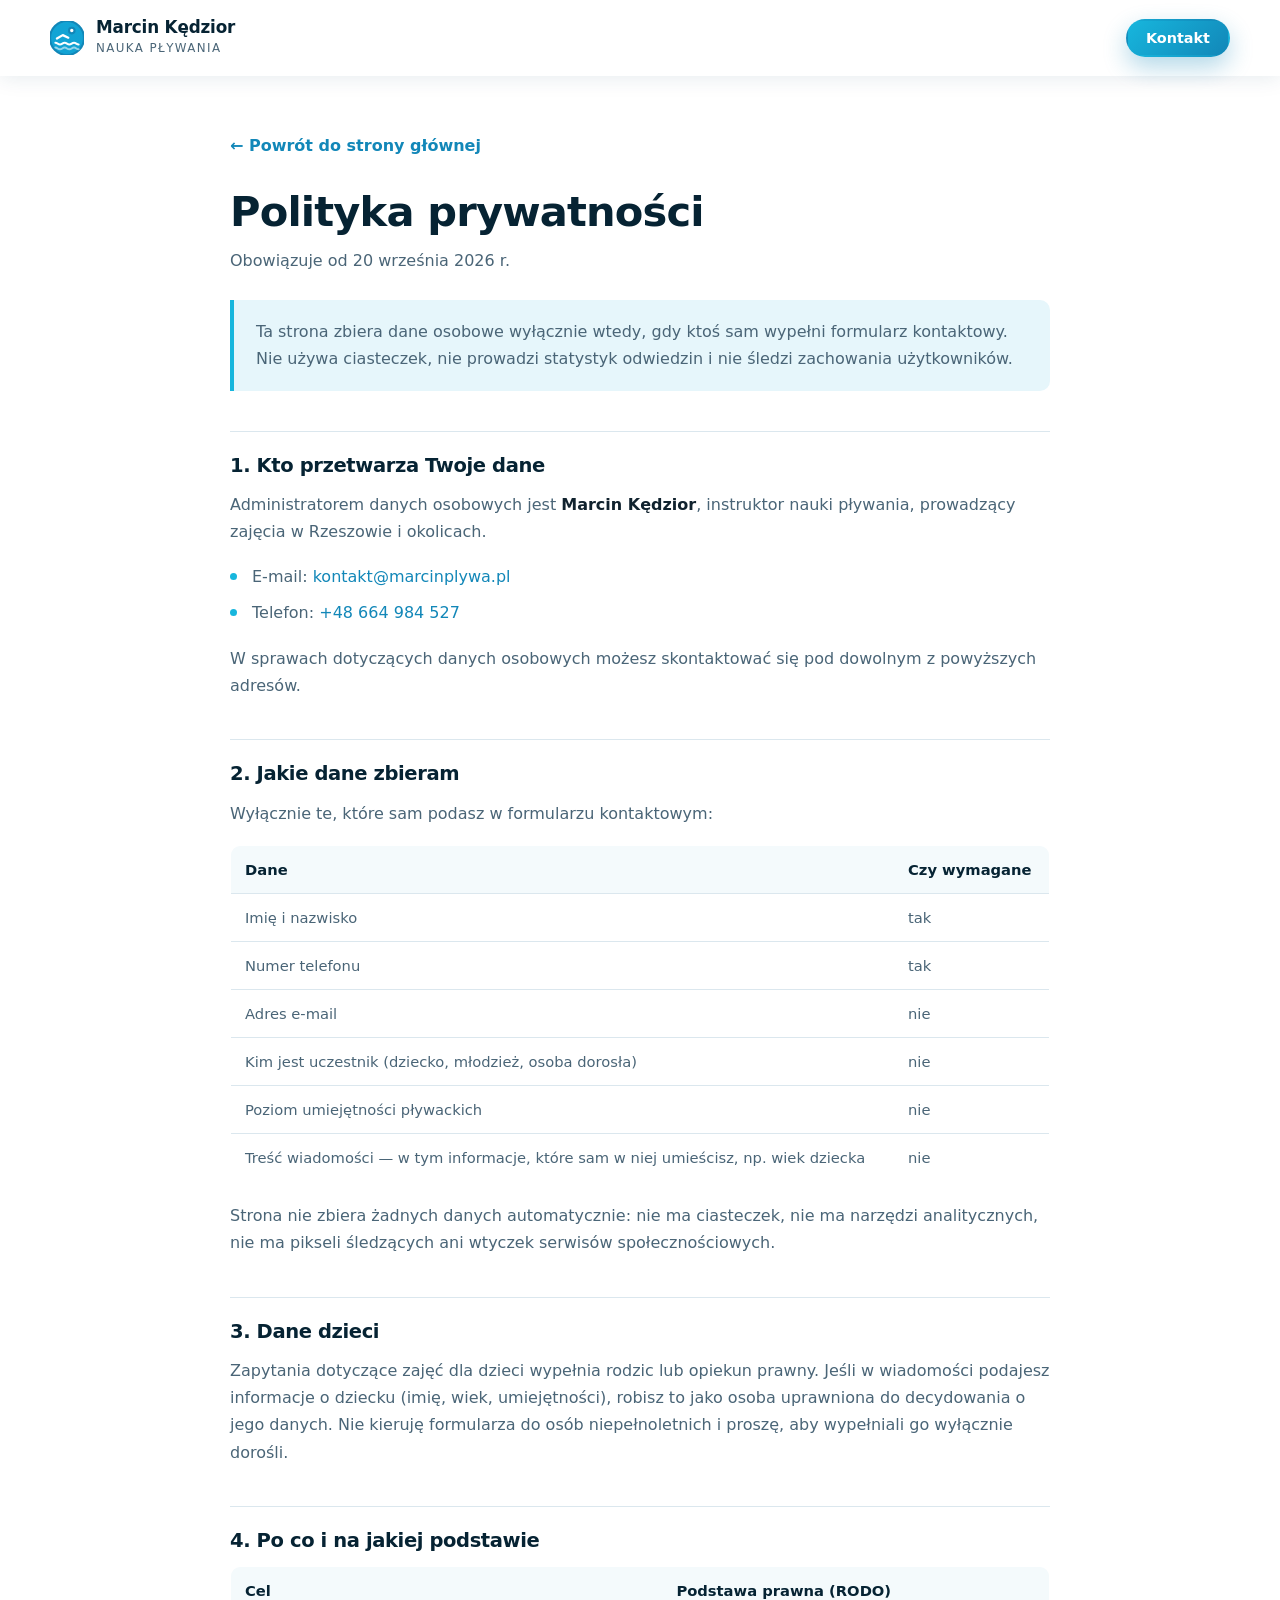
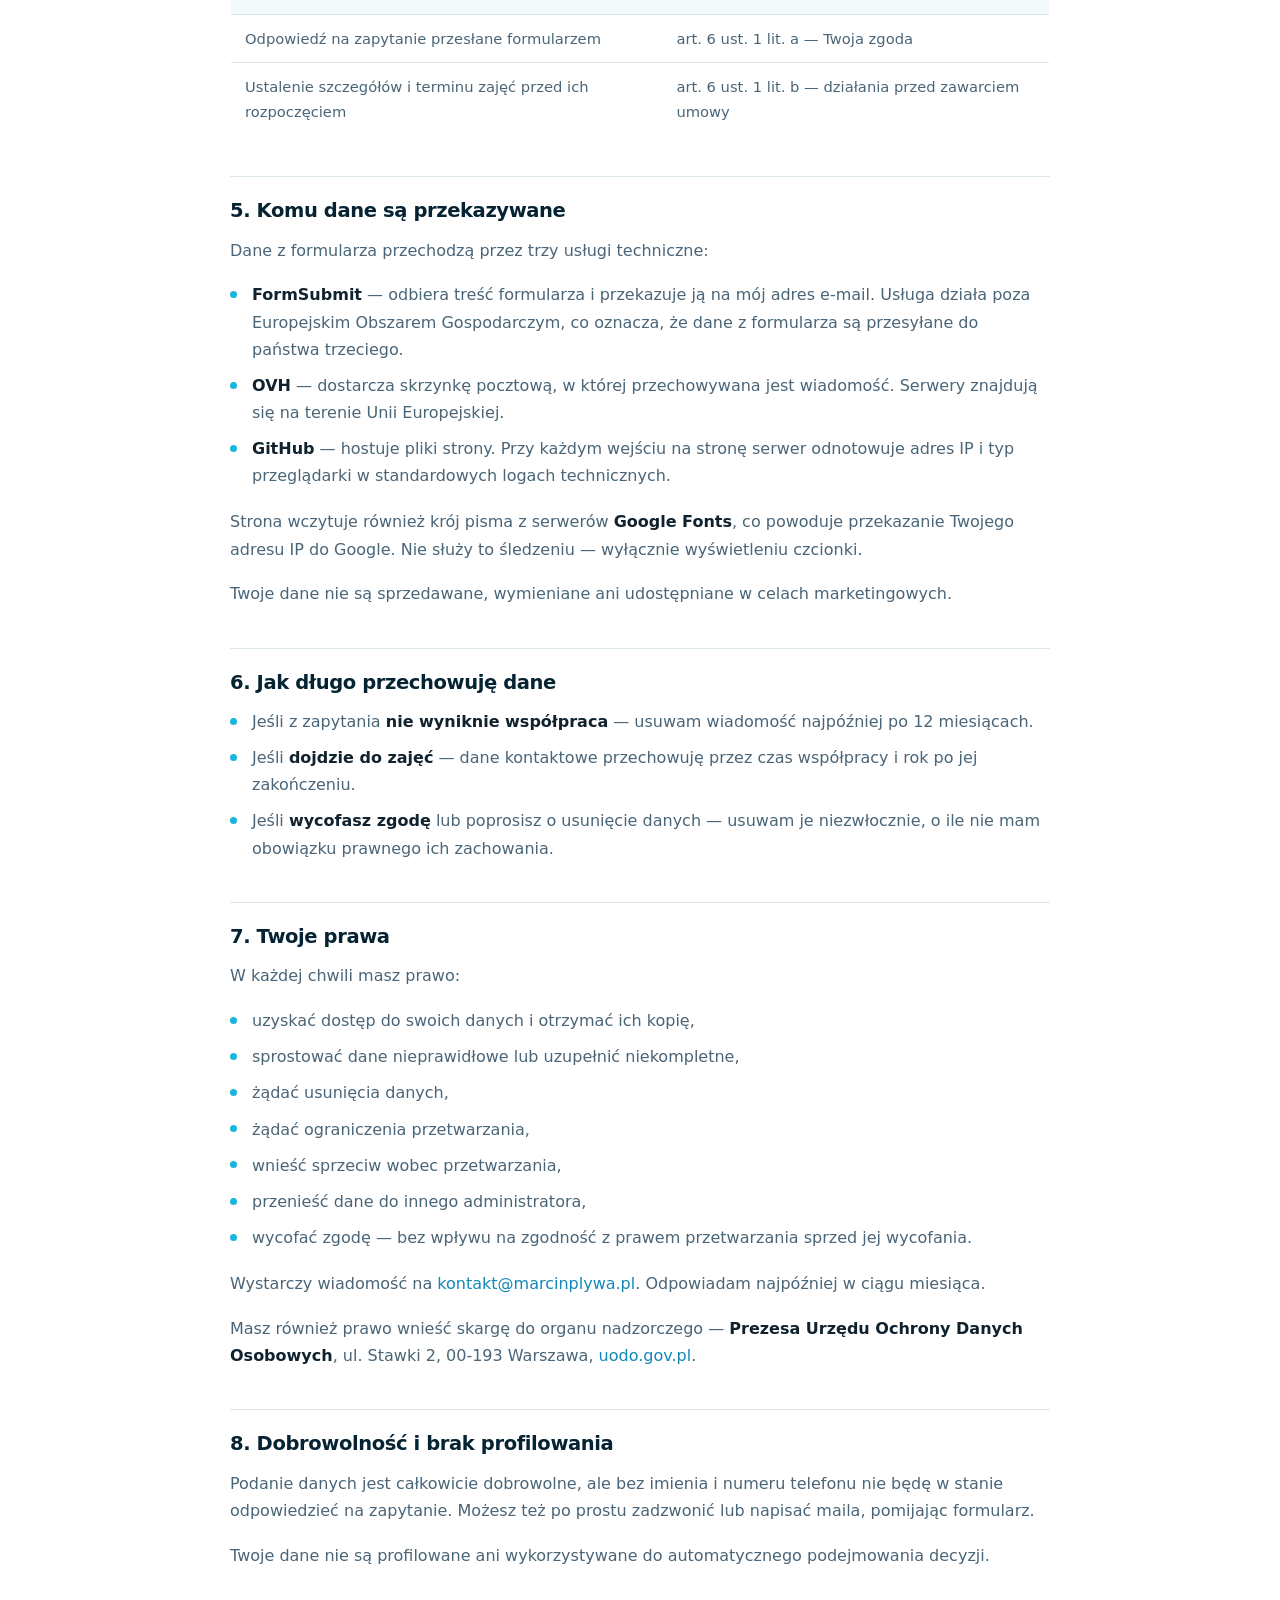
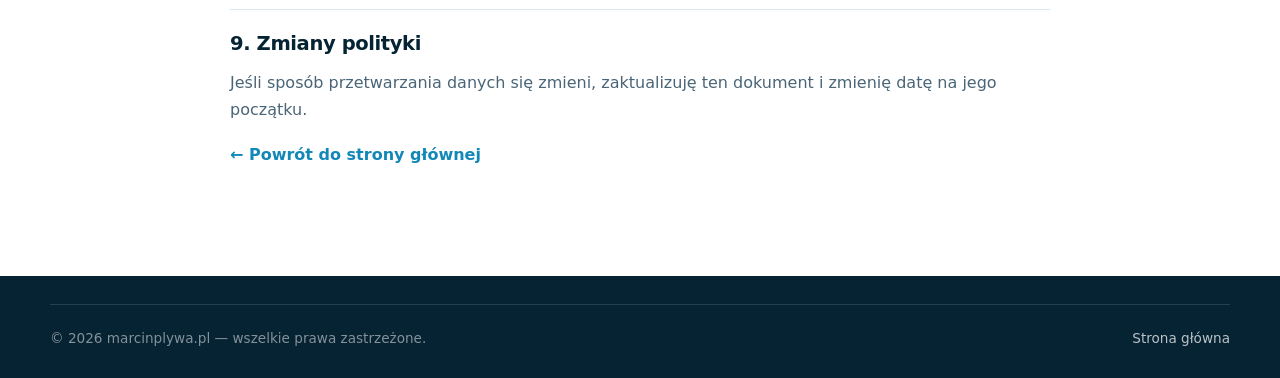
<file: polityka-prywatnosci.html>
<!DOCTYPE html>
<html lang="pl">
<head>
<meta charset="utf-8">
<meta name="viewport" content="width=device-width, initial-scale=1">
<title>Polityka prywatności — marcinplywa.pl</title>
<meta name="description" content="Informacja o przetwarzaniu danych osobowych przekazanych przez formularz kontaktowy na stronie marcinplywa.pl.">
<meta name="robots" content="index, follow">
<meta name="referrer" content="strict-origin-when-cross-origin">
<link rel="canonical" href="https://marcinplywa.pl/polityka-prywatnosci.html">
<meta name="theme-color" content="#0b3d5c">
<meta http-equiv="Content-Security-Policy" content="default-src 'self'; base-uri 'self'; object-src 'none'; script-src 'self'; style-src 'self' 'unsafe-inline' https://fonts.googleapis.com; font-src 'self' https://fonts.gstatic.com; img-src 'self' data:; connect-src 'self'; form-action 'self'; frame-ancestors 'none'; upgrade-insecure-requests">

<link rel="icon" href="assets/img/favicon.svg" type="image/svg+xml">
<link rel="preconnect" href="https://fonts.googleapis.com">
<link rel="preconnect" href="https://fonts.gstatic.com" crossorigin>
<link href="https://fonts.googleapis.com/css2?family=Plus+Jakarta+Sans:wght@400;500;600;700;800&display=swap" rel="stylesheet">
<link rel="stylesheet" href="assets/css/style.css?v=20260920e">
</head>
<body class="page-legal">

<a class="skip-link" href="#main">Przejdź do treści</a>

<header class="site-header scrolled" id="site-header">
  <div class="container header-inner">
    <a class="logo" href="index.html" aria-label="Strona główna">
      <span class="logo-mark" aria-hidden="true">
        <svg viewBox="0 0 32 32" width="34" height="34" fill="none">
          <circle cx="16" cy="16" r="16" fill="url(#lg)"/>
          <path d="M5 20.5c2.2 0 2.2 1.6 4.4 1.6s2.2-1.6 4.4-1.6 2.2 1.6 4.4 1.6 2.2-1.6 4.4-1.6 2.2 1.6 4.4 1.6" stroke="#fff" stroke-width="1.8" stroke-linecap="round"/>
          <path d="M5 25c2.2 0 2.2 1.6 4.4 1.6s2.2-1.6 4.4-1.6 2.2 1.6 4.4 1.6 2.2-1.6 4.4-1.6 2.2 1.6 4.4 1.6" stroke="#fff" stroke-width="1.8" stroke-linecap="round" opacity=".55"/>
          <circle cx="20.5" cy="9" r="2.6" fill="#fff"/>
          <path d="M6.5 16.5l5.5-3.2 5.2 2.4" stroke="#fff" stroke-width="2.1" stroke-linecap="round" stroke-linejoin="round"/>
          <defs><linearGradient id="lg" x1="0" y1="0" x2="32" y2="32"><stop stop-color="#12a5d6"/><stop offset="1" stop-color="#0b3d5c"/></linearGradient></defs>
        </svg>
      </span>
      <span class="logo-text">
        <strong>Marcin&nbsp;Kędzior</strong>
        <small>Nauka pływania</small>
      </span>
    </a>
    <a href="index.html#kontakt" class="btn btn-primary btn-sm">Kontakt</a>
  </div>
</header>

<main id="main" class="legal">
  <div class="container narrow">

    <p class="legal-back"><a href="index.html">&larr; Powrót do strony głównej</a></p>

    <h1>Polityka prywatności</h1>
    <p class="legal-date">Obowiązuje od 20 września 2026 r.</p>

    <p class="legal-lead">
      Ta strona zbiera dane osobowe wyłącznie wtedy, gdy ktoś sam wypełni formularz kontaktowy.
      Nie używa ciasteczek, nie prowadzi statystyk odwiedzin i nie śledzi zachowania użytkowników.
    </p>

    <h2>1. Kto przetwarza Twoje dane</h2>
    <p>
      Administratorem danych osobowych jest <strong>Marcin Kędzior</strong>, instruktor nauki pływania,
      prowadzący zajęcia w Rzeszowie i okolicach.
    </p>
    <ul>
      <li>E-mail: <a href="mailto:kontakt@marcinplywa.pl">kontakt@marcinplywa.pl</a></li>
      <li>Telefon: <a href="tel:+48664984527">+48 664 984 527</a></li>
    </ul>
    <p>
      W sprawach dotyczących danych osobowych możesz skontaktować się pod dowolnym z powyższych adresów.
    </p>

    <h2>2. Jakie dane zbieram</h2>
    <p>Wyłącznie te, które sam podasz w formularzu kontaktowym:</p>
    <table class="legal-table">
      <thead>
        <tr><th>Dane</th><th>Czy wymagane</th></tr>
      </thead>
      <tbody>
        <tr><td>Imię i nazwisko</td><td>tak</td></tr>
        <tr><td>Numer telefonu</td><td>tak</td></tr>
        <tr><td>Adres e-mail</td><td>nie</td></tr>
        <tr><td>Kim jest uczestnik (dziecko, młodzież, osoba dorosła)</td><td>nie</td></tr>
        <tr><td>Poziom umiejętności pływackich</td><td>nie</td></tr>
        <tr><td>Treść wiadomości — w tym informacje, które sam w niej umieścisz, np. wiek dziecka</td><td>nie</td></tr>
      </tbody>
    </table>
    <p>
      Strona nie zbiera żadnych danych automatycznie: nie ma ciasteczek, nie ma narzędzi analitycznych,
      nie ma pikseli śledzących ani wtyczek serwisów społecznościowych.
    </p>

    <h2>3. Dane dzieci</h2>
    <p>
      Zapytania dotyczące zajęć dla dzieci wypełnia rodzic lub opiekun prawny. Jeśli w wiadomości
      podajesz informacje o dziecku (imię, wiek, umiejętności), robisz to jako osoba uprawniona
      do decydowania o jego danych. Nie kieruję formularza do osób niepełnoletnich
      i proszę, aby wypełniali go wyłącznie dorośli.
    </p>

    <h2>4. Po co i na jakiej podstawie</h2>
    <table class="legal-table">
      <thead>
        <tr><th>Cel</th><th>Podstawa prawna (RODO)</th></tr>
      </thead>
      <tbody>
        <tr>
          <td>Odpowiedź na zapytanie przesłane formularzem</td>
          <td>art. 6 ust. 1 lit. a — Twoja zgoda</td>
        </tr>
        <tr>
          <td>Ustalenie szczegółów i terminu zajęć przed ich rozpoczęciem</td>
          <td>art. 6 ust. 1 lit. b — działania przed zawarciem umowy</td>
        </tr>
      </tbody>
    </table>

    <h2>5. Komu dane są przekazywane</h2>
    <p>Dane z formularza przechodzą przez trzy usługi techniczne:</p>
    <ul>
      <li>
        <strong>FormSubmit</strong> — odbiera treść formularza i przekazuje ją na mój adres e-mail.
        Usługa działa poza Europejskim Obszarem Gospodarczym, co oznacza, że dane z formularza
        są przesyłane do państwa trzeciego.
      </li>
      <li>
        <strong>OVH</strong> — dostarcza skrzynkę pocztową, w której przechowywana jest wiadomość.
        Serwery znajdują się na terenie Unii Europejskiej.
      </li>
      <li>
        <strong>GitHub</strong> — hostuje pliki strony. Przy każdym wejściu na stronę serwer
        odnotowuje adres IP i typ przeglądarki w standardowych logach technicznych.
      </li>
    </ul>
    <p>
      Strona wczytuje również krój pisma z serwerów <strong>Google Fonts</strong>, co powoduje
      przekazanie Twojego adresu IP do Google. Nie służy to śledzeniu — wyłącznie wyświetleniu czcionki.
    </p>
    <p>
      Twoje dane nie są sprzedawane, wymieniane ani udostępniane w celach marketingowych.
    </p>

    <h2>6. Jak długo przechowuję dane</h2>
    <ul>
      <li>Jeśli z zapytania <strong>nie wyniknie współpraca</strong> — usuwam wiadomość najpóźniej po 12 miesiącach.</li>
      <li>Jeśli <strong>dojdzie do zajęć</strong> — dane kontaktowe przechowuję przez czas współpracy i rok po jej zakończeniu.</li>
      <li>Jeśli <strong>wycofasz zgodę</strong> lub poprosisz o usunięcie danych — usuwam je niezwłocznie, o ile nie mam obowiązku prawnego ich zachowania.</li>
    </ul>

    <h2>7. Twoje prawa</h2>
    <p>W każdej chwili masz prawo:</p>
    <ul>
      <li>uzyskać dostęp do swoich danych i otrzymać ich kopię,</li>
      <li>sprostować dane nieprawidłowe lub uzupełnić niekompletne,</li>
      <li>żądać usunięcia danych,</li>
      <li>żądać ograniczenia przetwarzania,</li>
      <li>wnieść sprzeciw wobec przetwarzania,</li>
      <li>przenieść dane do innego administratora,</li>
      <li>wycofać zgodę — bez wpływu na zgodność z prawem przetwarzania sprzed jej wycofania.</li>
    </ul>
    <p>
      Wystarczy wiadomość na <a href="mailto:kontakt@marcinplywa.pl">kontakt@marcinplywa.pl</a>.
      Odpowiadam najpóźniej w ciągu miesiąca.
    </p>
    <p>
      Masz również prawo wnieść skargę do organu nadzorczego — <strong>Prezesa Urzędu Ochrony
      Danych Osobowych</strong>, ul. Stawki 2, 00-193 Warszawa,
      <a href="https://uodo.gov.pl" rel="noopener">uodo.gov.pl</a>.
    </p>

    <h2>8. Dobrowolność i brak profilowania</h2>
    <p>
      Podanie danych jest całkowicie dobrowolne, ale bez imienia i numeru telefonu nie będę w stanie
      odpowiedzieć na zapytanie. Możesz też po prostu zadzwonić lub napisać maila, pomijając formularz.
    </p>
    <p>
      Twoje dane nie są profilowane ani wykorzystywane do automatycznego podejmowania decyzji.
    </p>

    <h2>9. Zmiany polityki</h2>
    <p>
      Jeśli sposób przetwarzania danych się zmieni, zaktualizuję ten dokument i zmienię datę
      na jego początku.
    </p>

    <p class="legal-back"><a href="index.html">&larr; Powrót do strony głównej</a></p>
  </div>
</main>

<footer class="site-footer">
  <div class="container footer-bottom">
    <span>&copy; <span id="year">2026</span> marcinplywa.pl — wszelkie prawa zastrzeżone.</span>
    <a href="index.html">Strona główna</a>
  </div>
</footer>

<script src="assets/js/main.js?v=20260920e" defer></script>
</body>
</html>
</file>
<file: assets/css/style.css>
/* =========================================================
   marcinplywa.pl — arkusz stylów
   Paleta, typografia i komponenty strony instruktora pływania
   ========================================================= */

:root{
  /* Kolory */
  --navy-900:#062333;
  --navy-800:#0b3d5c;
  --navy-700:#0f4f74;
  --blue-500:#1287b8;
  --cyan-400:#17b6dd;
  --cyan-300:#4ecfeb;
  --aqua-100:#e6f6fb;

  --ink:#10222e;
  --ink-soft:#4a6577;
  --line:#dbe7ee;
  --bg:#ffffff;
  --bg-alt:#f4fafc;

  /* Typografia */
  --font:'Plus Jakarta Sans', system-ui, -apple-system, 'Segoe UI', Roboto, Arial, sans-serif;

  /* Kształt */
  --r-sm:10px;
  --r:16px;
  --r-lg:24px;
  --shadow:0 10px 30px rgba(11,61,92,.08);
  --shadow-lg:0 24px 60px rgba(11,61,92,.16);

  --container:1180px;
  --header-h:76px;
}

/* ---------- Reset ---------- */
*,*::before,*::after{box-sizing:border-box}
html{scroll-behavior:smooth;scroll-padding-top:var(--header-h)}
body{
  margin:0;
  font-family:var(--font);
  font-size:17px;
  line-height:1.7;
  color:var(--ink);
  background:var(--bg);
  -webkit-font-smoothing:antialiased;
}
img{max-width:100%;display:block}
a{color:var(--blue-500);text-decoration:none;transition:color .2s}
a:hover{color:var(--navy-800)}
ul,ol{margin:0;padding:0;list-style:none}
h1,h2,h3{line-height:1.2;margin:0 0 .6em;letter-spacing:-.02em;font-weight:800}
h1{font-size:clamp(2.1rem,5.2vw,3.5rem)}
h2{font-size:clamp(1.7rem,3.4vw,2.5rem)}
h3{font-size:1.2rem;font-weight:700}
p{margin:0 0 1.1em}
svg{fill:none;stroke:currentColor;stroke-width:2;stroke-linecap:round;stroke-linejoin:round}

.skip-link{
  position:absolute;left:-9999px;top:0;z-index:999;
  background:var(--navy-800);color:#fff;padding:12px 18px;border-radius:0 0 var(--r-sm) 0;
}
.skip-link:focus{left:0}

:focus-visible{outline:3px solid var(--cyan-400);outline-offset:3px;border-radius:4px}

/* ---------- Układ ---------- */
.container{width:min(100% - 40px,var(--container));margin-inline:auto}
.container.narrow{width:min(100% - 40px,820px)}
.section{padding:92px 0}
.section-alt{background:var(--bg-alt)}
.grid-2{display:grid;grid-template-columns:1fr 1fr;gap:64px}
.grid-2.align-center{align-items:center}

.eyebrow{
  display:inline-block;font-size:.8rem;font-weight:700;letter-spacing:.14em;
  text-transform:uppercase;color:var(--blue-500);margin-bottom:14px;
}
.eyebrow.light{color:var(--cyan-300)}
.section-head{max-width:760px;margin:0 auto 54px;text-align:center}
.section-sub{color:var(--ink-soft);font-size:1.06rem;margin:0}
.section-sub.left{text-align:left;margin-bottom:28px}

/* ---------- Przyciski ---------- */
.btn{
  display:inline-flex;align-items:center;justify-content:center;gap:10px;
  font-family:inherit;font-weight:700;font-size:.98rem;line-height:1;
  padding:14px 24px;border-radius:999px;border:2px solid transparent;
  cursor:pointer;transition:transform .18s,box-shadow .2s,background .2s,color .2s,border-color .2s;
  text-align:center;
}
.btn:hover{transform:translateY(-2px)}
.btn-sm{padding:10px 18px;font-size:.9rem}
.btn-lg{padding:17px 32px;font-size:1.02rem}
.btn-block{width:100%}

.btn-primary{background:linear-gradient(135deg,var(--cyan-400),var(--blue-500));color:#fff;box-shadow:0 10px 24px rgba(18,135,184,.32)}
.btn-primary:hover{color:#fff;box-shadow:0 16px 34px rgba(18,135,184,.42)}

.btn-ghost{border-color:rgba(255,255,255,.45);color:#fff;background:rgba(255,255,255,.06)}
.btn-ghost:hover{background:rgba(255,255,255,.16);color:#fff;border-color:#fff}

.btn-white{background:#fff;color:var(--navy-800);box-shadow:0 12px 30px rgba(0,0,0,.18)}
.btn-white:hover{color:var(--navy-900)}

/* ---------- Nagłówek ---------- */
.site-header{
  position:fixed;inset:0 0 auto 0;z-index:100;height:var(--header-h);
  display:flex;align-items:center;
  transition:background .28s,box-shadow .28s,height .28s;
}
.site-header.scrolled{background:rgba(255,255,255,.94);backdrop-filter:blur(12px);box-shadow:0 2px 20px rgba(11,61,92,.1)}
.header-inner{display:flex;align-items:center;justify-content:space-between;gap:20px;width:min(100% - 40px,var(--container))}

.logo{display:flex;align-items:center;gap:12px}
.logo-mark{display:flex;flex:none}
.logo-text strong{display:block;font-size:1.05rem;font-weight:800;color:#fff;letter-spacing:-.01em;line-height:1.15;transition:color .28s}
.logo-text small{display:block;font-size:.74rem;letter-spacing:.12em;text-transform:uppercase;color:rgba(255,255,255,.72);transition:color .28s}
.scrolled .logo-text strong{color:var(--navy-900)}
.scrolled .logo-text small{color:var(--ink-soft)}

.nav ul{display:flex;align-items:center;gap:6px}
.nav a{
  display:block;padding:9px 14px;border-radius:999px;font-size:.95rem;font-weight:600;
  color:rgba(255,255,255,.9);transition:color .2s,background .2s;
}
.nav a:hover,.nav a.active{color:#fff;background:rgba(255,255,255,.14)}
.scrolled .nav a{color:var(--ink-soft)}
.scrolled .nav a:hover,.scrolled .nav a.active{color:var(--navy-800);background:var(--aqua-100)}
.nav .nav-cta,.scrolled .nav .nav-cta{color:#fff;margin-left:8px}
.nav .nav-cta:hover,.scrolled .nav .nav-cta:hover{color:#fff;background:linear-gradient(135deg,var(--cyan-400),var(--blue-500))}

.nav-toggle{
  display:none;flex-direction:column;justify-content:center;gap:5px;
  width:46px;height:46px;border:0;border-radius:12px;background:rgba(255,255,255,.14);cursor:pointer;padding:0 12px;
}
.nav-toggle span{display:block;height:2px;width:100%;background:#fff;border-radius:2px;transition:transform .25s,opacity .2s}
.scrolled .nav-toggle{background:var(--aqua-100)}
.scrolled .nav-toggle span{background:var(--navy-800)}
.nav-toggle[aria-expanded="true"] span:nth-child(1){transform:translateY(7px) rotate(45deg)}
.nav-toggle[aria-expanded="true"] span:nth-child(2){opacity:0}
.nav-toggle[aria-expanded="true"] span:nth-child(3){transform:translateY(-7px) rotate(-45deg)}

/* ---------- Hero ---------- */
.hero{position:relative;padding:calc(var(--header-h) + 72px) 0 140px;overflow:hidden;color:#fff}
.hero-bg{
  position:absolute;inset:0;z-index:-2;
  background:
    radial-gradient(1100px 620px at 78% 8%,rgba(78,207,235,.42),transparent 62%),
    radial-gradient(900px 520px at 8% 82%,rgba(18,135,184,.4),transparent 60%),
    linear-gradient(160deg,var(--navy-900) 0%,var(--navy-800) 46%,var(--navy-700) 100%);
}
.hero-bg::after{
  content:"";position:absolute;inset:0;
  background-image:
    repeating-linear-gradient(115deg,rgba(255,255,255,.05) 0 2px,transparent 2px 70px),
    repeating-linear-gradient(65deg,rgba(255,255,255,.035) 0 2px,transparent 2px 90px);
  opacity:.7;
}
.hero-waves{position:absolute;left:0;right:0;bottom:-1px;line-height:0}
.hero-waves svg{width:100%;height:110px;stroke:none}

.hero-inner{position:relative;display:grid;grid-template-columns:1.08fr .92fr;gap:60px;align-items:center}

.badge{
  display:inline-block;padding:8px 16px;border-radius:999px;
  background:rgba(255,255,255,.12);border:1px solid rgba(255,255,255,.22);
  font-size:.82rem;font-weight:600;letter-spacing:.04em;margin-bottom:22px;backdrop-filter:blur(6px);
}
.hero h1{color:#fff;margin-bottom:20px}
.hero h1 .accent{
  background:linear-gradient(100deg,var(--cyan-300),#9fe8f7);
  -webkit-background-clip:text;background-clip:text;color:transparent;
}
.lead{font-size:1.14rem;color:rgba(255,255,255,.88);max-width:56ch;margin-bottom:32px}
.hero-actions{display:flex;flex-wrap:wrap;gap:14px;margin-bottom:38px}

.hero-points{display:flex;flex-direction:column;gap:12px}
.hero-points li{display:flex;align-items:center;gap:12px;font-size:.97rem;color:rgba(255,255,255,.86)}
.hero-points svg{width:20px;height:20px;flex:none;color:var(--cyan-300);stroke-width:3}

/* Zdjęcie w hero */
.hero-visual{position:relative}
.hero-photo{
  position:relative;aspect-ratio:4/5;border-radius:var(--r-lg);overflow:hidden;
  background:linear-gradient(150deg,rgba(255,255,255,.18),rgba(255,255,255,.05));
  border:1px solid rgba(255,255,255,.22);box-shadow:var(--shadow-lg);
}
.hero-photo img{width:100%;height:100%;object-fit:cover;object-position:center 32%}
.photo-fallback{
  position:absolute;inset:0;display:none;flex-direction:column;align-items:center;justify-content:center;
  gap:14px;text-align:center;color:rgba(255,255,255,.8);font-size:.88rem;padding:20px;
}
.photo-fallback svg{width:54px;height:54px;opacity:.6}
.photo-fallback code{background:rgba(255,255,255,.14);padding:2px 8px;border-radius:6px;font-size:.8rem}
.hero-photo.is-placeholder .photo-fallback{display:flex}

.hero-card{
  position:absolute;left:-26px;bottom:34px;
  display:flex;align-items:center;gap:14px;
  background:#fff;color:var(--navy-900);border-radius:var(--r);
  padding:16px 22px;box-shadow:var(--shadow-lg);
}
.hero-card-num{font-size:2.3rem;font-weight:800;line-height:1;color:var(--blue-500)}
.hero-card-txt{font-size:.84rem;line-height:1.35;color:var(--ink-soft);font-weight:600}

/* ---------- Pasek zaufania ---------- */
.strip{background:#fff;padding:10px 0 0}
.strip-grid{
  display:grid;grid-template-columns:repeat(4,1fr);gap:24px;
  background:linear-gradient(135deg,var(--aqua-100),#f7fcfe);
  border:1px solid var(--line);border-radius:var(--r-lg);padding:30px 34px;
  box-shadow:var(--shadow);margin-top:-72px;position:relative;z-index:2;
}
.strip-item{display:flex;flex-direction:column;gap:4px;padding-left:16px;border-left:3px solid var(--cyan-400)}
.strip-item strong{font-size:1.02rem;color:var(--navy-900)}
.strip-item span{font-size:.88rem;color:var(--ink-soft)}

/* ---------- O mnie ---------- */
.credentials{display:flex;flex-wrap:wrap;gap:10px;margin-top:26px}
.chip{
  display:inline-block;padding:8px 16px;border-radius:999px;font-size:.86rem;font-weight:600;
  background:var(--aqua-100);color:var(--navy-800);border:1px solid #c9e8f3;
}
.about-visual{display:flex;flex-direction:column;gap:26px}
.stat-grid{display:grid;grid-template-columns:1fr 1fr;gap:16px}
.stat{
  background:#fff;border:1px solid var(--line);border-radius:var(--r);padding:24px;
  box-shadow:var(--shadow);transition:transform .25s,box-shadow .25s;
}
.stat:hover{transform:translateY(-4px);box-shadow:var(--shadow-lg)}
.stat-num{display:block;font-size:2.4rem;font-weight:800;line-height:1;color:var(--blue-500);margin-bottom:8px}
.stat-lbl{display:block;font-size:.86rem;color:var(--ink-soft);line-height:1.45}

.quote{
  margin:0;padding:26px 28px;border-radius:var(--r);
  background:linear-gradient(135deg,var(--navy-800),var(--navy-700));color:#fff;
  font-size:1.04rem;font-style:italic;line-height:1.6;box-shadow:var(--shadow);
}
.quote cite{display:block;margin-top:14px;font-style:normal;font-weight:700;font-size:.88rem;color:var(--cyan-300)}

/* ---------- Karty oferty ---------- */
.cards{display:grid;grid-template-columns:repeat(4,1fr);gap:24px}
.card{
  background:#fff;border:1px solid var(--line);border-radius:var(--r-lg);padding:32px 26px;
  box-shadow:var(--shadow);transition:transform .28s,box-shadow .28s,border-color .28s;
  display:flex;flex-direction:column;
}
.card:hover{transform:translateY(-6px);box-shadow:var(--shadow-lg);border-color:var(--cyan-300)}
.card-icon{
  width:56px;height:56px;border-radius:16px;display:grid;place-items:center;margin-bottom:20px;
  background:linear-gradient(135deg,var(--cyan-400),var(--blue-500));color:#fff;
  box-shadow:0 8px 20px rgba(18,135,184,.3);
}
.card-icon svg{width:27px;height:27px}
.card h3{color:var(--navy-900)}
.card p{color:var(--ink-soft);font-size:.95rem}
.card-list{margin-top:auto;padding-top:16px;border-top:1px solid var(--line);display:flex;flex-direction:column;gap:8px}
.card-list li{position:relative;padding-left:20px;font-size:.89rem;color:var(--ink-soft)}
.card-list li::before{
  content:"";position:absolute;left:0;top:.55em;width:8px;height:8px;border-radius:50%;
  background:var(--cyan-400);
}

/* ---------- Checklist programu ---------- */
.checklist{display:grid;grid-template-columns:repeat(2,1fr);gap:18px 34px}
.checklist li{display:flex;gap:16px;align-items:flex-start;padding:18px 20px;border-radius:var(--r);background:var(--bg-alt);border:1px solid var(--line)}
.checklist strong{display:block;color:var(--navy-900);font-size:1rem}
.checklist span{display:block;font-size:.9rem;color:var(--ink-soft)}
.check{
  flex:none;width:26px;height:26px;border-radius:50%;margin-top:3px;
  background:linear-gradient(135deg,var(--cyan-400),var(--blue-500));position:relative;
}
.check::after{
  content:"";position:absolute;left:9px;top:5px;width:6px;height:12px;
  border:solid #fff;border-width:0 2.5px 2.5px 0;transform:rotate(45deg);
}

/* ---------- Sekcja ciemna ---------- */
.section-dark{
  background:linear-gradient(150deg,var(--navy-900),var(--navy-800) 60%,var(--navy-700));
  color:rgba(255,255,255,.86);position:relative;overflow:hidden;
}
.section-dark::before{
  content:"";position:absolute;inset:0;
  background:radial-gradient(800px 420px at 85% 15%,rgba(78,207,235,.2),transparent 65%);
}
.section-dark .container{position:relative}
h2.light{color:#fff}
.light-p{color:rgba(255,255,255,.82)}
.light-p strong{color:#fff}

.styles-list{display:flex;flex-direction:column;gap:22px;background:rgba(255,255,255,.06);border:1px solid rgba(255,255,255,.14);border-radius:var(--r-lg);padding:32px;margin:30px 0}
.style-row span{display:block;font-size:.95rem;font-weight:600;color:#fff;margin-bottom:10px}
.bar{height:9px;border-radius:999px;background:rgba(255,255,255,.14);overflow:hidden}
.bar i{
  display:block;height:100%;width:0;border-radius:999px;
  background:linear-gradient(90deg,var(--cyan-300),var(--cyan-400));
  transition:width 1.2s cubic-bezier(.22,1,.36,1);
}
.bar.is-filled i{width:var(--w)}

/* Wysokie zdjęcie w sekcji ciemnej */
.tall-photo{margin:0;position:relative}
.tall-photo img{
  width:100%;aspect-ratio:11/20;object-fit:cover;object-position:center 30%;
  border-radius:var(--r-lg);border:1px solid rgba(255,255,255,.2);
  box-shadow:var(--shadow-lg);
}
.tall-photo figcaption{
  margin-top:16px;text-align:center;font-size:.88rem;font-style:italic;
  color:rgba(255,255,255,.62);
}

/* ---------- Dlaczego warto ---------- */
.why-grid{display:grid;grid-template-columns:repeat(3,1fr);gap:24px}
.why{background:#fff;border:1px solid var(--line);border-radius:var(--r-lg);padding:32px 28px;box-shadow:var(--shadow);transition:transform .25s,box-shadow .25s}
.why:hover{transform:translateY(-5px);box-shadow:var(--shadow-lg)}
.why-num{display:block;font-size:.95rem;font-weight:800;letter-spacing:.1em;color:var(--cyan-400);margin-bottom:12px}
.why h3{color:var(--navy-900)}
.why p{color:var(--ink-soft);font-size:.95rem;margin:0}

/* ---------- Kroki ---------- */
.steps{display:grid;grid-template-columns:repeat(5,1fr);gap:20px;counter-reset:s}
.steps li{position:relative;padding:28px 22px;border-radius:var(--r);background:var(--bg-alt);border:1px solid var(--line)}
.steps li::after{
  content:"";position:absolute;right:-13px;top:52px;width:14px;height:2px;background:var(--line);
}
.steps li:last-child::after{display:none}
.step-n{
  display:grid;place-items:center;width:40px;height:40px;border-radius:50%;margin-bottom:16px;
  background:linear-gradient(135deg,var(--cyan-400),var(--blue-500));color:#fff;font-weight:800;
}
.steps h3{font-size:1.02rem;color:var(--navy-900)}
.steps p{font-size:.88rem;color:var(--ink-soft);margin:0}

/* ---------- FAQ ---------- */
.faq{display:flex;flex-direction:column;gap:12px}
.faq details{background:#fff;border:1px solid var(--line);border-radius:var(--r);box-shadow:var(--shadow);overflow:hidden}
.faq summary{
  cursor:pointer;list-style:none;padding:20px 56px 20px 24px;position:relative;
  font-weight:700;color:var(--navy-900);font-size:1.02rem;
}
.faq summary::-webkit-details-marker{display:none}
.faq summary::after{
  content:"";position:absolute;right:24px;top:50%;width:10px;height:10px;margin-top:-6px;
  border:solid var(--blue-500);border-width:0 2.5px 2.5px 0;transform:rotate(45deg);transition:transform .25s;
}
.faq details[open] summary::after{transform:rotate(-135deg);margin-top:-2px}
.faq p{padding:0 24px 22px;margin:0;color:var(--ink-soft);font-size:.96rem}

/* ---------- CTA ---------- */
.cta{
  padding:86px 0;text-align:center;color:#fff;
  background:linear-gradient(135deg,var(--blue-500),var(--navy-800));
  position:relative;overflow:hidden;
}
.cta::before{
  content:"";position:absolute;inset:0;
  background:radial-gradient(700px 360px at 50% 0%,rgba(78,207,235,.34),transparent 70%);
}
.cta-inner{position:relative}
.cta h2{color:#fff}
.cta p{color:rgba(255,255,255,.88);max-width:60ch;margin:0 auto 30px}

/* ---------- Kontakt ---------- */
.contact-list{display:flex;flex-direction:column;gap:18px}
.contact-list li{display:flex;gap:16px;align-items:center}
.ci{
  flex:none;width:48px;height:48px;border-radius:14px;display:grid;place-items:center;
  background:var(--aqua-100);color:var(--blue-500);border:1px solid #c9e8f3;
}
.ci svg{width:22px;height:22px}
.contact-list strong{display:block;font-size:.8rem;text-transform:uppercase;letter-spacing:.1em;color:var(--ink-soft)}
.contact-list a,.contact-list div>span{font-size:1.02rem;font-weight:600;color:var(--navy-900)}
.contact-list a:hover{color:var(--blue-500)}

.form{background:#fff;border:1px solid var(--line);border-radius:var(--r-lg);padding:32px;box-shadow:var(--shadow)}
.field{margin-bottom:18px}
.field-row{display:grid;grid-template-columns:1fr 1fr;gap:16px}
.field label{display:block;font-size:.88rem;font-weight:700;color:var(--navy-900);margin-bottom:7px}
.req{color:#d4574f}
.field input,.field select,.field textarea{
  width:100%;font-family:inherit;font-size:.97rem;color:var(--ink);
  padding:13px 15px;border:1.5px solid var(--line);border-radius:var(--r-sm);
  background:#fcfeff;transition:border-color .2s,box-shadow .2s;
}
.field textarea{resize:vertical;min-height:120px}
.field input:focus,.field select:focus,.field textarea:focus{
  outline:none;border-color:var(--cyan-400);box-shadow:0 0 0 4px rgba(23,182,221,.14);
}
.field input.invalid,.field select.invalid,.field textarea.invalid{border-color:#d4574f;box-shadow:0 0 0 4px rgba(212,87,79,.12)}

/* Komunikat walidacji pod polem */
.field-error{
  display:flex;align-items:flex-start;gap:7px;
  margin:7px 0 0;font-size:.82rem;font-weight:600;color:#c4483f;line-height:1.4;
}
.field-error::before{
  content:"!";flex:none;display:grid;place-items:center;
  width:16px;height:16px;margin-top:1px;border-radius:50%;
  background:#c4483f;color:#fff;font-size:.68rem;font-weight:800;
}
.consent-field{margin-bottom:0}
.consent-field .field-error{margin-top:0;margin-bottom:16px}
.consent-field input.invalid{outline:2px solid #c4483f;outline-offset:2px}

/* Pułapka na boty — niewidoczna i poza kolejnością fokusu */
.honeypot{position:absolute;left:-9999px;width:1px;height:1px;opacity:0;pointer-events:none}

.consent{display:flex;gap:12px;align-items:flex-start;font-size:.85rem;color:var(--ink-soft);margin:6px 0 22px;cursor:pointer}
.consent input{width:20px;height:20px;flex:none;margin-top:2px;accent-color:var(--blue-500)}
.form-note{margin:14px 0 0;font-size:.9rem;font-weight:600;text-align:center;min-height:1.2em}
.form-note.ok{color:#1b8a5a}
.form-note.err{color:#c4483f}

/* ---------- Klauzula RODO pod formularzem ---------- */
.rodo{margin-top:18px;border-top:1px solid var(--line);padding-top:16px}
.rodo summary{
  cursor:pointer;list-style:none;font-size:.84rem;font-weight:700;color:var(--ink-soft);
  display:flex;align-items:center;gap:8px;
}
.rodo summary::-webkit-details-marker{display:none}
.rodo summary::before{
  content:"";flex:none;width:8px;height:8px;
  border:solid var(--blue-500);border-width:0 2px 2px 0;transform:rotate(-45deg);transition:transform .25s;
}
.rodo[open] summary::before{transform:rotate(45deg)}
.rodo summary:hover{color:var(--navy-800)}
.rodo p{margin:12px 0 0;font-size:.8rem;line-height:1.6;color:var(--ink-soft)}

/* ---------- Podstrony tekstowe (polityka prywatności) ---------- */
.page-legal{padding-top:var(--header-h)}

/* Nagłówek na podstronie jest zawsze jasny. Bez tego main.js zdejmuje klasę
   .scrolled przy przewinięciu na samą górę i biały napis znika na białym tle. */
.page-legal .site-header{
  background:rgba(255,255,255,.94);backdrop-filter:blur(12px);
  box-shadow:0 2px 20px rgba(11,61,92,.1);
}
.page-legal .logo-text strong{color:var(--navy-900)}
.page-legal .logo-text small{color:var(--ink-soft)}
.legal{padding:56px 0 80px}
.legal h1{font-size:clamp(1.9rem,4vw,2.6rem);color:var(--navy-900);margin-bottom:10px}
.legal h2{
  font-size:1.22rem;color:var(--navy-900);margin:40px 0 14px;
  padding-top:22px;border-top:1px solid var(--line);
}
.legal p,.legal li{color:var(--ink-soft);font-size:1rem}
.legal ul{margin:0 0 1.1em;display:flex;flex-direction:column;gap:9px}
.legal li{position:relative;padding-left:22px}
.legal li::before{
  content:"";position:absolute;left:0;top:.6em;width:7px;height:7px;border-radius:50%;
  background:var(--cyan-400);
}
.legal strong{color:var(--ink)}
.legal-date{font-size:.88rem;color:var(--ink-soft);margin-bottom:26px}
.legal-lead{
  font-size:1.06rem;color:var(--ink);background:var(--aqua-100);
  border-left:4px solid var(--cyan-400);border-radius:0 var(--r-sm) var(--r-sm) 0;
  padding:18px 22px;margin-bottom:8px;
}
.legal-back{font-size:.9rem;font-weight:600;margin-bottom:28px}
.legal-table{
  width:100%;border-collapse:collapse;margin:0 0 1.2em;
  border:1px solid var(--line);border-radius:var(--r-sm);overflow:hidden;
}
.legal-table th,.legal-table td{
  text-align:left;padding:11px 14px;font-size:.92rem;border-bottom:1px solid var(--line);
}
.legal-table th{background:var(--bg-alt);color:var(--navy-900);font-weight:700}
.legal-table td{color:var(--ink-soft)}
.legal-table tr:last-child td{border-bottom:0}
.page-legal .site-footer{padding:28px 0}

/* ---------- Stopka ---------- */
.site-footer{background:var(--navy-900);color:rgba(255,255,255,.72);padding:64px 0 28px;font-size:.94rem}
.footer-grid{display:grid;grid-template-columns:2fr 1fr 1fr;gap:40px;padding-bottom:36px}
.footer-brand{font-size:1.3rem;font-weight:800;color:#fff;margin-bottom:8px}
.footer-role{color:rgba(255,255,255,.6);font-size:.9rem;max-width:42ch}
.site-footer strong{display:block;color:#fff;margin-bottom:14px;font-size:.95rem}
.site-footer ul{display:flex;flex-direction:column;gap:9px}
.site-footer a{color:rgba(255,255,255,.72)}
.site-footer a:hover{color:var(--cyan-300)}
.footer-bottom{
  display:flex;justify-content:space-between;align-items:center;gap:16px;flex-wrap:wrap;
  border-top:1px solid rgba(255,255,255,.12);padding-top:22px;font-size:.85rem;color:rgba(255,255,255,.5);
}
.to-top{color:rgba(255,255,255,.72)}

/* ---------- Animacje wejścia ---------- */
.reveal{opacity:0;transform:translateY(26px);transition:opacity .7s ease,transform .7s cubic-bezier(.22,1,.36,1)}
.reveal.visible{opacity:1;transform:none}

/* ---------- RWD ---------- */
@media (max-width:1080px){
  .cards{grid-template-columns:repeat(2,1fr)}
  .why-grid{grid-template-columns:repeat(2,1fr)}
  .steps{grid-template-columns:repeat(3,1fr)}
  .steps li::after{display:none}
  .strip-grid{grid-template-columns:repeat(2,1fr)}
}

@media (max-width:900px){
  .nav{
    position:fixed;inset:var(--header-h) 0 auto 0;
    background:#fff;box-shadow:0 20px 40px rgba(11,61,92,.16);
    max-height:0;overflow:hidden;transition:max-height .35s ease;
  }
  .nav.open{max-height:520px}
  .nav ul{flex-direction:column;align-items:stretch;gap:0;padding:12px 20px 22px}
  .nav a{color:var(--ink);padding:14px 10px;border-radius:var(--r-sm)}
  .nav a:hover,.nav a.active{background:var(--aqua-100);color:var(--navy-800)}
  .nav .nav-cta{margin:10px 0 0;justify-content:center}
  .nav-toggle{display:flex}

  .hero{padding:calc(var(--header-h) + 52px) 0 120px;text-align:center}
  .hero-inner{grid-template-columns:1fr;gap:44px}
  .lead{margin-inline:auto}
  .hero-actions{justify-content:center}
  .hero-points{align-items:center}
  .hero-visual{max-width:420px;margin-inline:auto;width:100%}
  .hero-card{left:50%;transform:translateX(-50%);bottom:-24px}

  .grid-2{grid-template-columns:1fr;gap:44px}
  .tall-photo{max-width:340px;margin-inline:auto}
  .checklist{grid-template-columns:1fr}
  .footer-grid{grid-template-columns:1fr;gap:28px}
}

@media (max-width:640px){
  body{font-size:16px}
  .section{padding:66px 0}
  .strip-grid{grid-template-columns:1fr;padding:24px;margin-top:-56px}
  .cards{grid-template-columns:1fr}
  .why-grid{grid-template-columns:1fr}
  .steps{grid-template-columns:1fr}
  .stat-grid{grid-template-columns:1fr 1fr}
  .field-row{grid-template-columns:1fr}
  .form{padding:24px 20px}
  .hero-actions .btn{width:100%}
}

@media (prefers-reduced-motion:reduce){
  *{animation-duration:.01ms !important;transition-duration:.01ms !important;scroll-behavior:auto !important}
  .reveal{opacity:1;transform:none}
}

/* ---------- Druk ---------- */
@media print{
  .site-header,.nav-toggle,.cta,.form,.hero-waves{display:none}
  .hero,.section-dark,.site-footer{background:#fff !important;color:#000 !important}
  .reveal{opacity:1;transform:none}
}
</file>
